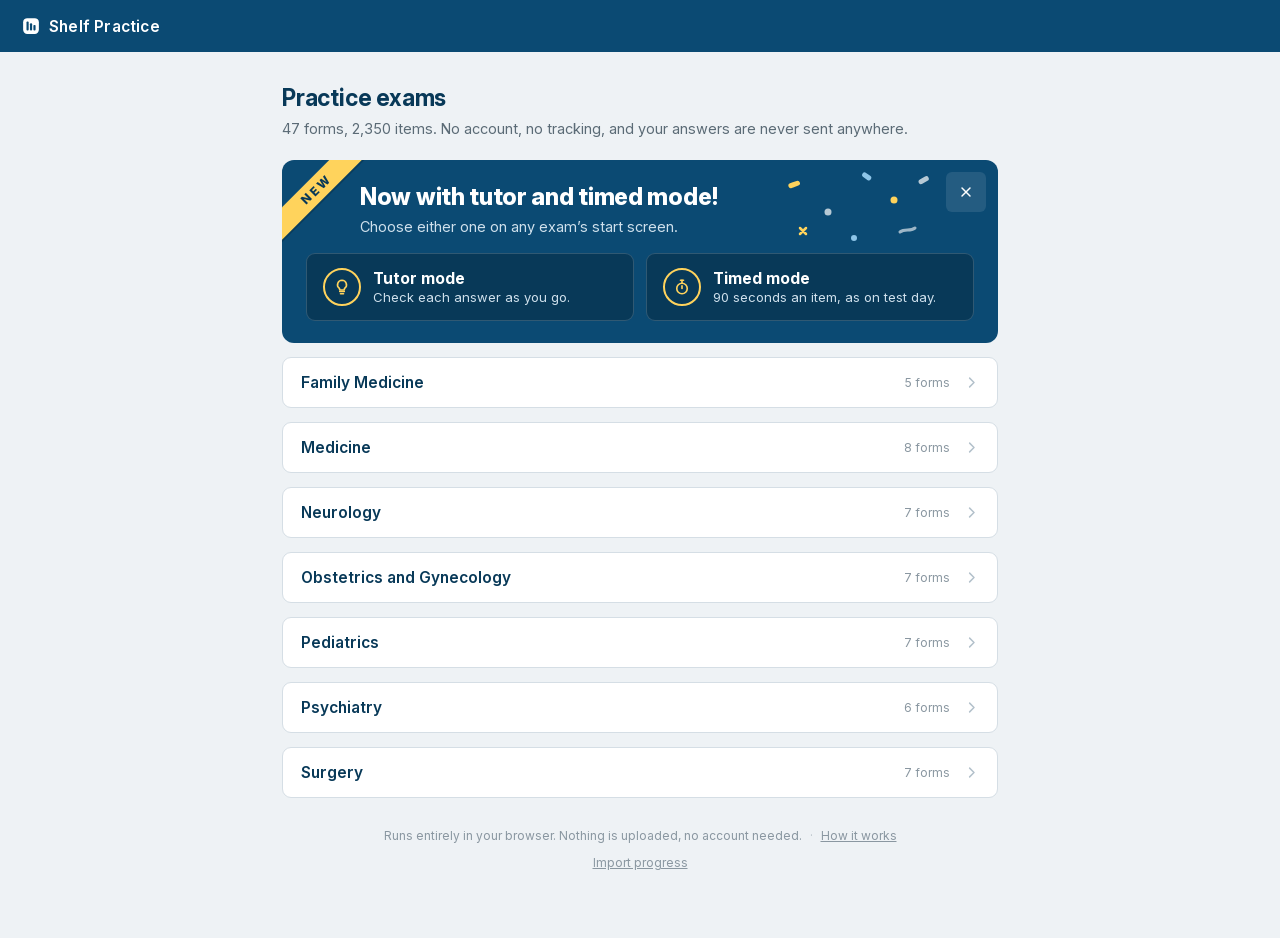
<file: index.html>
<!DOCTYPE html>
<html lang="en">
<head>
<meta charset="UTF-8">
<meta name="viewport" content="width=device-width, initial-scale=1">
<!-- Passed between people who already know what this is, so it has no reason to
     be in anyone's search results. One line to delete if that ever changes. -->
<meta name="robots" content="noindex, nofollow">
<link rel="icon" href="data:image/svg+xml,%3Csvg xmlns='http://www.w3.org/2000/svg' viewBox='0 0 24 24'%3E%3Crect width='24' height='24' rx='6' fill='%230b4a73'/%3E%3Crect x='5.4' y='5.6' width='3.2' height='12.8' rx='1.3' fill='%23fff'/%3E%3Crect x='10.4' y='8.2' width='3.2' height='10.2' rx='1.3' fill='%23fff'/%3E%3Crect x='15.4' y='10.6' width='3.2' height='7.8' rx='1.3' fill='%23fff'/%3E%3C/svg%3E">
<title>Shelf Practice Exams</title>
<!-- the site font, asked for before the stylesheet that names it so the first
     paint is already in it rather than swapping a moment later -->
<link rel="preload" href="assets/fonts/InterVariable.woff2" as="font" type="font/woff2" crossorigin>
<link rel="stylesheet" href="assets/theme.css">
<link rel="stylesheet" href="assets/transfer.css">
<style>
  body{min-height:100vh;}

  /* The same navy chrome the exam page wears, so moving between the two does
     not feel like two different products. */
  header.topbar{
    background:var(--navy);
    height:52px;
    display:flex;align-items:center;
    padding:0 22px;
  }
  header.topbar :focus-visible{outline-color:#fff;}

  main{max-width:760px;margin:0 auto;padding:32px 22px 56px;}
  h1{margin:0 0 6px;font-size:var(--fs-xl);color:var(--navy-dark);letter-spacing:-.2px;}
  .lede{margin:0;color:var(--muted);font-size:var(--fs-base);line-height:1.55;}

  /* A flat list of every form made the page a scroll rather than a choice, so
     each subject is a panel that opens. The head is a row of the same family as
     the exam rows below it, and the panel is what carries the border. */
  .subject-block{
    background:#fff;
    border:1px solid var(--border);
    border-radius:var(--r-md);
    overflow:hidden;
    margin-top:14px;
  }
  .subject-h{margin:0;font-size:inherit;font-weight:inherit;}
  .subject-head{
    width:100%;
    display:flex;align-items:center;gap:14px;
    padding:15px 18px;
    font:inherit;text-align:left;color:inherit;
    background:none;border:0;cursor:pointer;
    transition:background .12s;
  }
  .subject-head:hover{background:var(--navy-tint);}
  .subject-name{
    flex:1 1 auto;min-width:0;
    overflow:hidden;text-overflow:ellipsis;white-space:nowrap;
    font-size:var(--fs-md);font-weight:600;color:var(--navy-dark);
  }
  .subject-meta{font-size:var(--fs-xs);color:var(--faint);white-space:nowrap;}
  .subject-chev{color:#b3c1cb;flex:none;transition:transform .15s, color .12s;}
  .subject-head:hover .subject-chev{color:var(--navy);}
  .subject-head[aria-expanded="true"] .subject-chev{
    transform:rotate(90deg);color:var(--navy);
  }
  .group{border-top:1px solid var(--divider);}
  .row-wrap + .row-wrap{border-top:1px solid var(--divider);}

  /* An exam row is one link and, when there is progress, one Reset button,
     and a button cannot sit inside a link. So the link holds the name and its
     hit area is stretched over the whole row, and Reset sits above that, beside
     the status it would erase. Start, Resume and Review then always end the
     row at its right edge, under the subject chevrons, whether a row has a
     Reset or not. */
  .exam-row{
    position:relative;
    display:flex;align-items:center;gap:16px;
    padding:15px 18px;
    transition:background .12s;
  }
  .exam-row:hover{background:var(--navy-tint);}
  .exam-row .row-link{flex:1 1 auto;min-width:0;text-decoration:none;color:inherit;}
  .exam-row .row-link::after{content:"";position:absolute;inset:0;}
  .exam-row .row-link:focus-visible{outline:none;}
  .exam-row:has(.row-link:focus-visible){outline:2px solid var(--navy);outline-offset:-2px;}
  .exam-row:hover .row-go svg{color:var(--navy);transform:translateX(2px);}
  .exam-row .row-clear{position:relative;z-index:1;}

  /* Resetting an exam throws away answers, highlights and notes with no undo,
     so the control stays out of the way: it appears only on a row that has
     something to clear, reads as faint metadata until you reach for it, and
     asks before it does anything. */
  .row-clear{
    flex:none;
    margin:0 -4px 0 -8px;
    padding:6px 9px;
    border:0;border-radius:var(--r-xs);
    background:none;
    font-family:inherit;font-size:var(--fs-xs);
    color:var(--faint);
    cursor:pointer;
  }
  .row-clear:hover{background:var(--incorrect-bg);color:var(--incorrect);}
  .row-clear:focus-visible{outline:2px solid var(--navy);outline-offset:1px;}
  .row-form{font-weight:600;color:var(--navy);font-size:var(--fs-md);}
  .row-len{font-size:var(--fs-xs);color:var(--faint);margin-top:2px;}

  /* Status earns a line only when there is one — an untouched exam says
     nothing rather than repeating "Not started" down the whole list. */
  .row-state{font-size:var(--fs-sm);color:var(--muted);white-space:nowrap;}
  .row-state b{color:var(--text);font-weight:600;}
  /* The results screen prints the score in navy, not in the correct-green —
     a percentage is a number, not a verdict, and 42% set in the green that
     means "you got this right" reads as praise. The two screens now agree. */
  .row-state .pct{color:var(--navy-dark);font-weight:600;}

  .row-go{
    display:flex;align-items:center;gap:5px;
    font-size:var(--fs-sm);font-weight:600;color:var(--navy);
    white-space:nowrap;
  }
  .row-go svg{color:#b3c1cb;transition:color .12s, transform .12s;}

  /* What is new. Everything else on this page is a white panel on grey, so
     the notice is the one navy card on it: a yellow ribbon across its corner,
     a scatter of confetti, and a tile for each mode with its icon in a yellow
     ring and its description held to one line, so the ring sits level with
     both lines beside it. It goes for good once dismissed, per browser. */
  .news{
    position:relative;overflow:hidden;
    margin-top:20px;padding:24px 24px 22px;
    background:var(--navy);color:#fff;
    border-radius:var(--r-lg);
    animation:news-in .4s ease-out both;
  }
  @keyframes news-in{
    from{opacity:0;transform:translateY(-6px);}
    to{opacity:1;transform:none;}
  }
  /* the ribbon is a band turned 45 degrees, clipped by the card's corner */
  .news-ribbon{
    position:absolute;left:-46px;top:18px;width:160px;padding:4px 0;
    background:#ffd35c;color:var(--navy-dark);
    text-align:center;
    font-size:var(--fs-xs);font-weight:800;letter-spacing:.14em;text-transform:uppercase;
    transform:rotate(-45deg);
    box-shadow:0 2px 0 rgba(0,0,0,.18);
  }
  /* only in the empty corner beside the close button, clear of the words */
  .news-confetti{position:absolute;right:60px;top:6px;width:160px;height:84px;pointer-events:none;}
  .news-top{position:relative;padding:0 44px 0 54px;}
  .news-head{margin:0;font-size:var(--fs-xl);font-weight:800;line-height:1.2;letter-spacing:-.3px;}
  .news-say{margin:6px 0 0;font-size:var(--fs-base);color:#cfe0ec;}
  .news-feats{
    position:relative;
    list-style:none;margin:18px 0 0;padding:0;
    display:grid;grid-template-columns:repeat(2,minmax(0,1fr));gap:12px;
  }
  .news-feats li{
    display:flex;align-items:center;gap:12px;min-width:0;
    padding:14px 16px;
    background:var(--navy-dark);
    border:1px solid rgba(255,255,255,.16);border-radius:var(--r-md);
  }
  .news-icon{
    flex:none;width:38px;height:38px;
    border:2px solid #ffd35c;border-radius:var(--r-pill);color:#ffd35c;
    display:flex;align-items:center;justify-content:center;
  }
  .news-feat{display:flex;flex-direction:column;gap:1px;min-width:0;}
  .news-feat b{font-size:var(--fs-md);font-weight:700;}
  .news-feat span{font-size:var(--fs-sm);color:#cfe0ec;white-space:nowrap;}
  .news-x{
    position:absolute;top:12px;right:12px;
    width:40px;height:40px;
    display:flex;align-items:center;justify-content:center;
    border:0;border-radius:var(--r-sm);
    background:rgba(255,255,255,.1);color:#fff;cursor:pointer;
    transition:background .12s;
  }
  .news-x:hover{background:rgba(255,255,255,.2);}
  .news-x:focus-visible{outline:2px solid #fff;outline-offset:-2px;}
  h1:focus{outline:none;}

  /* Coming back is the common visit, and the exam you were in the middle of
     is otherwise one click deep inside its subject. So the one you worked on
     last sits above the list, alone: older forms left half done stay in their
     subjects rather than piling up here. It is an open panel of the same make
     as a subject's, a head row and then the very row the subjects use, built
     by the same code, with the subject added to its name and when it was last
     worked under it. */
  .resume-block{
    background:#fff;
    border:1px solid var(--border);
    border-radius:var(--r-md);
    overflow:hidden;
    margin-top:16px;
  }
  .resume-head{
    display:flex;align-items:center;gap:14px;
    padding:9px 12px 9px 18px;
    border-bottom:1px solid var(--divider);
  }
  .resume-h{
    flex:1 1 auto;min-width:0;margin:0;
    font-size:var(--fs-md);font-weight:600;color:var(--navy-dark);
  }
  /* Hides the panel, not the progress: the form stays in its subject, and
     the panel comes back the next time any form is worked on. So it is a
     quiet close, not a destructive button; Reset lives in the subjects. */
  .resume-x{
    flex:none;width:32px;height:32px;
    display:flex;align-items:center;justify-content:center;
    border:0;border-radius:var(--r-sm);
    background:none;color:var(--faint);cursor:pointer;
    transition:background .12s, color .12s;
  }
  .resume-x:hover{background:var(--navy-tint);color:var(--navy);}
  .resume-x:focus-visible{outline:2px solid var(--navy);outline-offset:1px;}

  .foot{margin-top:30px;font-size:var(--fs-xs);color:var(--faint);text-align:center;}
  /* The tour lives here, and only here: always reachable, never in the way
     of the list. */
  .foot a{color:var(--faint);text-decoration:underline;}
  .foot a:hover{color:var(--navy);}
  .foot .sep{margin:0 8px;opacity:.55;}
  /* Export and Import are buttons doing a link's job, so they are dressed as
     the link beside them rather than given a shape of their own. */
  .foot-link{
    font-family:inherit;font-size:inherit;
    background:none;border:0;padding:0;
    color:var(--faint);text-decoration:underline;cursor:pointer;
  }
  .foot-link:hover{color:var(--navy);}
  .foot-tools{margin-top:7px;}
  .empty{
    background:#fff;border:1px solid var(--border);border-radius:var(--r-md);
    padding:20px;color:var(--muted);font-size:var(--fs-base);
  }
  .empty code{background:var(--bg);padding:1px 5px;border-radius:var(--r-xs);}

  /* Every motion on this page is decoration on a hover or a disclosure, so
     there is nothing to keep when someone has asked for less of it. */
  @media (prefers-reduced-motion:reduce){
    *{transition:none !important;}
    /* The open chevron keeps its quarter turn: with the transition gone it is
       a state indicator drawn in one position, not a movement. */
    .exam-row:hover .row-go svg{transform:none;}
    /* the notice simply appears */
    .news{animation:none;}
  }

  /* as the window narrows the confetti goes first, before it can reach the
     words, and then the tiles stack, so each description keeps its one line */
  @media (max-width:860px){
    .news-confetti{display:none;}
  }
  @media (max-width:700px){
    .news-feats{grid-template-columns:1fr;}
  }
  @media (max-width:520px){
    main{padding:24px 14px 40px;}
    .news{padding:20px 16px 18px;}
    .news-top{padding-right:40px;}
    .news-feat span{white-space:normal;}
    .row-go span{display:none;}   /* the chevron carries it on a phone */
    /* A phone has no room for name, status and action side by side: the
       subject's counts and a form's status each drop to a second line under
       the name, rather than squeezing it to "Family Medi..." or "CMS Form / 4". */
    .subject-head{display:grid;grid-template-columns:1fr auto;column-gap:14px;row-gap:2px;}
    .subject-name{white-space:normal;}
    .subject-meta{grid-row:2;grid-column:1;white-space:normal;}
    .subject-chev{grid-row:1 / span 2;grid-column:2;}
    .exam-row{display:grid;grid-template-columns:1fr auto auto;column-gap:12px;row-gap:4px;}
    .exam-row .row-state{grid-row:2;grid-column:1;}
    .exam-row .row-clear{grid-row:1 / span 2;grid-column:2;margin:0;}
    .exam-row .row-go{grid-row:1 / span 2;grid-column:3;}
  }
</style>
</head>
<body>
  <header class="topbar">
    <a class="brand" href="index.html"><svg class="mark" viewBox="0 0 24 24" aria-hidden="true"><rect x="1.5" y="1.5" width="21" height="21" rx="5.5"/><rect class="mark-bar" x="6" y="6" width="2.9" height="12" rx="1.2"/><rect class="mark-bar" x="10.6" y="8.4" width="2.9" height="9.6" rx="1.2"/><rect class="mark-bar" x="15.2" y="10.6" width="2.9" height="7.4" rx="1.2"/></svg><span class="brand-name">Shelf Practice</span></a>
  </header>

  <main>
    <h1 id="pageHead" tabindex="-1">Practice exams</h1>
    <p class="lede" id="lede">No account, no tracking, and your answers are never sent anywhere.</p>

    <!-- Shown until it is dismissed, then never again in this browser. -->
    <section class="news" id="newsBanner" aria-label="What is new" hidden>
      <span class="news-ribbon" aria-hidden="true">New</span>
      <svg class="news-confetti" viewBox="0 0 160 84" aria-hidden="true">
        <rect x="10" y="16" width="12" height="5" rx="2.5" fill="#ffd35c" transform="rotate(-20 16 18)"/>
        <circle cx="50" cy="46" r="3.5" fill="#fff" opacity=".7"/>
        <rect x="84" y="8" width="10" height="5" rx="2.5" fill="#8ec5e8" transform="rotate(35 89 10)"/>
        <circle cx="116" cy="34" r="3.5" fill="#ffd35c"/>
        <path d="M122 66c5-4 10 0 15-4" fill="none" stroke="#fff" stroke-width="3" stroke-linecap="round" opacity=".6"/>
        <rect x="140" y="12" width="11" height="5" rx="2.5" fill="#fff" opacity=".7" transform="rotate(-30 145 14)"/>
        <circle cx="76" cy="72" r="3" fill="#8ec5e8"/>
        <path d="M22 62l6 6M28 62l-6 6" stroke="#ffd35c" stroke-width="2.5" stroke-linecap="round"/>
      </svg>
      <div class="news-top">
        <p class="news-head">Now with tutor and timed mode!</p>
        <p class="news-say">Choose either one on any exam&rsquo;s start screen.</p>
      </div>
      <ul class="news-feats">
        <li><span class="news-icon" aria-hidden="true"><svg width="18" height="18" viewBox="0 0 24 24" fill="none" stroke="currentColor" stroke-width="2.2" stroke-linecap="round" stroke-linejoin="round"><path d="M9 18h6"/><path d="M10 21h4"/><path d="M12 3a6 6 0 0 0-3.8 10.6c.6.6.8 1.3.8 2.4h6c0-1.1.2-1.8.8-2.4A6 6 0 0 0 12 3Z"/></svg></span><span class="news-feat"><b>Tutor mode</b><span>Check each answer as you go.</span></span></li>
        <li><span class="news-icon" aria-hidden="true"><svg width="18" height="18" viewBox="0 0 24 24" fill="none" stroke="currentColor" stroke-width="2.2" stroke-linecap="round" stroke-linejoin="round"><circle cx="12" cy="14" r="7"/><path d="M12 14V10.5"/><path d="M10 3h4"/><path d="M12 3v4"/></svg></span><span class="news-feat"><b>Timed mode</b><span>90 seconds an item, as on test day.</span></span></li>
      </ul>
      <button type="button" class="news-x" id="newsDismiss" aria-label="Dismiss this notice"
              title="Dismiss"><svg width="16" height="16" viewBox="0 0 24 24" fill="none" stroke="currentColor"
              stroke-width="2.2" stroke-linecap="round" aria-hidden="true"><path d="M6 6l12 12M18 6 6 18"/></svg></button>
    </section>

    <section class="resume-block" id="resumeBlock" aria-labelledby="resumeHead" hidden>
      <div class="resume-head">
        <h2 class="resume-h" id="resumeHead">Pick up where you left off</h2>
        <button type="button" class="resume-x" id="resumeDismiss"
                aria-label="Hide this. Your progress stays in its subject."
                title="Hide this. Your progress stays in its subject."><svg width="14" height="14"
                viewBox="0 0 24 24" fill="none" stroke="currentColor" stroke-width="2.4"
                stroke-linecap="round" aria-hidden="true"><path d="M6 6l12 12M18 6 6 18"/></svg></button>
      </div>
      <div id="resumeRows"></div>
    </section>

    <!-- Built from exams/manifest.js — add an exam there, not here. -->
    <div id="examList"></div>

    <p class="foot">Runs entirely in your browser. Nothing is uploaded, no account
      needed.<span class="sep">&middot;</span><a href="walkthrough.html">How it works</a></p>
    <!-- Saved progress lives in this browser and nowhere else, which is the
         point and also the catch: a second device knows nothing about it. These
         two carry it across. Export appears only when there is something to
         export. -->
    <p class="foot foot-tools"><span id="exportWrap" hidden><button type="button"
      class="foot-link" id="exportBtn">Export progress</button><span class="sep">&middot;</span></span><button
      type="button" class="foot-link" id="importBtn">Import progress</button></p>
  </main>

<script src="exams/manifest.js"></script>
<script src="assets/transfer.js"></script>
<script>
  const list  = document.getElementById('examList');
  const exams = window.EXAMS || [];

  if(!exams.length){
    list.innerHTML = '<p class="empty">No exams are registered in '
                   + '<code>exams/manifest.js</code> yet.</p>';
  }

  /* Saved progress is read the way the engine writes it, through
     assets/transfer.js, so a row can say where that exam stands, and Reset
     can forget it, without loading its data.js. */
  const {subjectOf, whenSaid} = SHELF_TRANSFER;
  const progressOf = e => SHELF_TRANSFER.standing(SHELF_TRANSFER.readState(e), e.items);

  function chevron(cls){
    return '<svg class="' + cls + '" width="15" height="15" viewBox="0 0 24 24" '
         + 'fill="none" stroke="currentColor" stroke-width="2.4" stroke-linecap="round" '
         + 'stroke-linejoin="round" aria-hidden="true"><path d="M9 5l7 7-7 7"/></svg>';
  }
  const CHEV = chevron('');

  /* How a block was worked, where it was not the default: tutor mode, the
     real form's clock, or both. A tutor-mode score was earned with each
     answer shown as it went in, so it is named as one wherever it appears
     beside a score that was not. */
  function tags(p){
    return (p.tutor ? ' · tutor' : '') + (p.timed ? ' · timed' : '');
  }

  /* One exam's row. The resume panel asks for the same row with the subject
     in its name, since it mixes subjects, and when it was last worked in
     place of the question count. */
  function row(e, opts){
    const resume = !!(opts && opts.resume);
    const p = progressOf(e);
    let state = '', cta = 'Start';
    if(p.kind === 'done'){
      state = '<div class="row-state"><span class="pct">' + p.pct + '%</span> · '
            + p.correct + ' of ' + p.total + ' correct' + tags(p) + '</div>';
      cta = 'Review';
    }else if(p.kind === 'going'){
      // begun, but nothing answered yet: "0 of 50 answered" reads as a fault
      state = '<div class="row-state">'
            + (p.answered ? '<b>' + p.answered + '</b> of ' + p.total + ' answered' : 'Started')
            + tags(p) + '</div>';
      cta = 'Resume';
    }

    const wrap = document.createElement('div');
    wrap.className = 'row-wrap exam-row';
    const a = document.createElement('a');
    a.className = 'row-link';
    a.href = 'exam.html?exam=' + encodeURIComponent(e.slug);
    const name = resume ? subjectOf(e) + (e.label ? ' · ' + e.label : '') : (e.label || e.title);
    const last = resume ? whenSaid(p.savedAt) : '';
    a.innerHTML =
      '<div class="row-form">' + name + '</div>' +
      '<div class="row-len">' + (last ? 'Last worked on ' + last
        : (e.items ? e.items + ' questions' : 'Practice block')) + '</div>';
    // the link's own text is only the form, so a reader gets the rest here
    const stateText = state.replace(/<[^>]+>/g, '');
    a.setAttribute('aria-label', [cta, e.title, e.label, stateText].filter(Boolean).join(', '));
    wrap.append(a);
    if(state) wrap.insertAdjacentHTML('beforeend', state);

    /* An exam you have never opened has nothing to clear, so it gets no
       button. Restarting from inside the exam wipes the answers but leaves the
       exam started; this is the way back to a clean slate. */
    if(p.kind !== 'new' && !resume){
      const clear = document.createElement('button');
      clear.type = 'button';
      clear.className = 'row-clear';
      /* "Clear" left open what it cleared, and on the resume panel it read
         as clearing the row from the panel. "Reset" is the question banks'
         word for erasing progress, and the question names the form in full,
         since every subject has a Form 4. */
      const full = subjectOf(e) + (e.label ? ' ' + e.label : '');
      clear.textContent = 'Reset';
      clear.title = 'Erase your progress on this form and start it fresh';
      clear.setAttribute('aria-label', 'Reset ' + full + ', erasing its progress');
      clear.addEventListener('click', () => {
        const what = p.kind === 'done'
          ? 'your score, your answers'
          : 'your answers';
        if(!confirm('Reset ' + full + '?\n\n'
                  + 'This erases ' + what + ', notes and highlights, and puts the '
                  + 'form back to Start. It cannot be undone.')) return;
        forget(e);
        renderList();
      });
      wrap.append(clear);
    }
    wrap.insertAdjacentHTML('beforeend',
      '<div class="row-go" aria-hidden="true"><span>' + cta + '</span>' + CHEV + '</div>');
    return wrap;
  }

  /* Remove every trace of one exam: the saved state the row reads, and the
     per-tab flag that lets a reload skip the start screen. */
  function forget(e){
    try{ localStorage.removeItem(SHELF_TRANSFER.stateKey(e)); }catch(err){}
    try{ sessionStorage.removeItem(SHELF_TRANSFER.sessionKey(e)); }catch(err){}
  }

  /* Sibling forms of one exam share a title — every surgery form is called
     "Surgery Practice Exam" — so the page groups by subject and lets each row
     lead with what distinguishes it: the form label. Under a page called
     Practice exams, the heading only needs the subject. */
  /* The list reads in a fixed order rather than in whatever order the manifest
     happens to be written in. Subjects run alphabetically, since a subject is
     something you go looking for by name. Forms run newest first, since a
     higher form number is the more recent paper and the one most people want:
     the newest form of each subject is the first row under its head. The
     collator counts digits as numbers, so Form 10 sorts above Form 9 rather
     than beside Form 1. */
  const byName = new Intl.Collator(undefined, {numeric: true, sensitivity: 'base'});
  const collected = new Map();
  exams.forEach(e => {
    const subject = subjectOf(e);
    if(!collected.has(subject)) collected.set(subject, []);
    collected.get(subject).push(e);
  });
  const groups = new Map(
    Array.from(collected.entries())
      .sort((a, b) => byName.compare(a[0], b[0]))
      .map(([subject, members]) => [
        subject,
        members.slice().sort((a, b) => byName.compare(b.label || b.title, a.label || a.title))
      ])
  );

  /* Which subjects are open is remembered per browser, so the list you came
     back to is the one you left. Nothing is open on a first visit — the point
     of the panels is that the page opens as one row per subject rather than
     one per form. */
  const OPEN_KEY = 'shelf_open_subjects';
  function readOpen(){
    try{ return new Set(JSON.parse(localStorage.getItem(OPEN_KEY)) || []); }
    catch(err){ return new Set(); }
  }
  function writeOpen(set){
    try{ localStorage.setItem(OPEN_KEY, JSON.stringify(Array.from(set))); }catch(err){}
  }

  /* The head says how much is inside, and — only when there is something to
     say — how much of it you have touched. */
  function summarize(members){
    let done = 0, going = 0;
    members.forEach(e => {
      const kind = progressOf(e).kind;
      if(kind === 'done') done++;
      else if(kind === 'going') going++;
    });
    const bits = [members.length + (members.length === 1 ? ' form' : ' forms')];
    if(going) bits.push(going + ' in progress');
    if(done) bits.push(done + ' scored');
    return bits.join(' · ');
  }

  /* Rebuilt from scratch after a row is cleared, so the row, its subject
     summary and the panel that holds it all agree again. Which panels are
     open is read back from storage, so nothing closes under you. */
  function renderList(){
    list.innerHTML = '';
    placeNews();
    placeTransfer();
    placeResume();
    const open = readOpen();

    groups.forEach((members, subject) => {
      const box = document.createElement('div');
      box.className = 'group';
      box.id = 'subject-' + subject.toLowerCase().replace(/[^a-z0-9]+/g, '-');
      members.forEach(e => box.append(row(e)));

      const head = document.createElement('button');
      head.type = 'button';
      head.className = 'subject-head';
      head.setAttribute('aria-controls', box.id);
      const name = document.createElement('span');
      name.className = 'subject-name';
      name.textContent = subject;
      const meta = document.createElement('span');
      meta.className = 'subject-meta';
      meta.textContent = summarize(members);
      head.append(name, meta);
      head.insertAdjacentHTML('beforeend', chevron('subject-chev'));

      function setOpen(isOpen){
        head.setAttribute('aria-expanded', isOpen ? 'true' : 'false');
        box.hidden = !isOpen;
      }
      setOpen(open.has(subject));

      head.addEventListener('click', () => {
        const next = head.getAttribute('aria-expanded') !== 'true';
        setOpen(next);
        if(next) open.add(subject); else open.delete(subject);
        writeOpen(open);
      });

      /* A screen reader gets seven subjects to jump between rather than one
         undifferentiated run of buttons. The h2 carries no styling of its
         own — the button inside it is still what is drawn. */
      const heading = document.createElement('h2');
      heading.className = 'subject-h';
      heading.append(head);

      const block = document.createElement('section');
      block.className = 'subject-block';
      block.setAttribute('aria-label', subject);
      block.append(heading, box);
      list.append(block);
    });
  }
  /* What there is comes before how it behaves, and it is counted from the
     manifest rather than typed into the page, so adding a form updates the
     sentence instead of quietly falsifying it. */
  function describeShelf(){
    if(!exams.length) return;
    const PRIVACY = 'No account, no tracking, and your answers are never sent anywhere.';
    const items = exams.reduce((n, e) => n + (e.items || 0), 0);
    const forms = exams.length + (exams.length === 1 ? ' form' : ' forms');
    document.getElementById('lede').textContent =
      items
        ? forms.charAt(0).toUpperCase() + forms.slice(1) + ', '
          + items.toLocaleString() + ' items. ' + PRIVACY
        : PRIVACY;
  }

  /* The form worked on last, if it is still under way and has not been
     hidden since. "Last" means across every form, finished ones included: if
     the last thing you did was finish a form, there is nothing to pick up,
     and an older half-done one does not step in. Hiding it is remembered
     against when it was last saved, so the next time any form is worked on,
     the panel is back with that one. */
  const RESUME_KEY = 'shelf_resume_hidden';
  function readHidden(){
    try{ return JSON.parse(localStorage.getItem(RESUME_KEY)) || null; }catch(err){ return null; }
  }
  function latestWorked(){
    return exams
      .map(e => ({e, p: progressOf(e)}))
      .filter(x => x.p.kind !== 'new')
      .sort((a, b) => (b.p.savedAt || 0) - (a.p.savedAt || 0))[0] || null;
  }
  function placeResume(){
    const last = latestWorked();
    const hidden = readHidden();
    const show = !!last && last.p.kind === 'going' &&
      !(hidden && hidden.slug === last.e.slug && hidden.savedAt >= (last.p.savedAt || 0));
    const block = document.getElementById('resumeBlock');
    const rows = document.getElementById('resumeRows');
    rows.innerHTML = '';
    block.hidden = !show;
    if(show) rows.append(row(last.e, {resume: true}));
  }
  document.getElementById('resumeDismiss').addEventListener('click', () => {
    const last = latestWorked();
    if(last){
      try{
        localStorage.setItem(RESUME_KEY,
          JSON.stringify({slug: last.e.slug, savedAt: last.p.savedAt || 0}));
      }catch(err){}
    }
    renderList();
    // the button is gone, so focus goes to the page heading above it
    document.getElementById('pageHead').focus();
  });
  /* The notice of what is new. Dismissing it is remembered under its own key,
     a preference like the open subjects, so it outlives any exam's progress
     and is not carried by Export. A browser that will not store it simply
     shows the notice again next time. The key names this notice, so a later
     one can take a new key and show to everyone again. */
  const NEWS_KEY = 'shelf_news_dismissed_modes';
  function placeNews(){
    let gone = false;
    try{ gone = localStorage.getItem(NEWS_KEY) === '1'; }catch(err){}
    document.getElementById('newsBanner').hidden = gone;
  }
  document.getElementById('newsDismiss').addEventListener('click', () => {
    try{ localStorage.setItem(NEWS_KEY, '1'); }catch(err){}
    document.getElementById('newsBanner').hidden = true;
    // the button is gone, so focus goes to the heading just above where it was
    document.getElementById('pageHead').focus();
  });

  /* ---------- carrying progress to another browser ---------- */

  /* The file is meant to survive being looked at: it opens with what is in it,
     in the words the list uses, and the block a machine reads comes after. */
  function exportText(started){
    const stamp = new Date();
    const lines = ['ShelfPractice saved progress',
                   'Exported ' + stamp.toISOString().slice(0, 10), ''];
    started.forEach(e => {
      const p = progressOf(e);
      const where = p.kind === 'done'
        ? 'scored ' + p.pct + '%, ' + p.correct + ' of ' + p.total + ' correct'
        : p.answered + ' of ' + (e.items || '?') + ' answered';
      const mode = (p.tutor ? ', tutor mode' : '') + (p.timed ? ', timed' : '');
      lines.push('  ' + (e.title + (e.label ? ' ' + e.label : '')) + ' - ' + where + mode);
    });
    lines.push('', 'To load this into another browser, open the exam list there and',
                   'choose Import progress at the foot of the page.');
    return lines.join('\n') + SHELF_TRANSFER.wrap(SHELF_TRANSFER.payload(started));
  }

  function startedExams(){
    return exams.filter(e => progressOf(e).kind !== 'new');
  }

  function placeTransfer(){
    document.getElementById('exportWrap').hidden = !startedExams().length;
  }

  document.getElementById('exportBtn').addEventListener('click', () => {
    const started = startedExams();
    if(!started.length) return;
    SHELF_TRANSFER.download(
      'shelfpractice-progress-' + new Date().toISOString().slice(0, 10) + '.txt',
      exportText(started));
  });

  document.getElementById('importBtn').addEventListener('click', () => {
    SHELF_TRANSFER.pick((text, name) => {
      SHELF_TRANSFER.importFrom(text == null ? '' : text, exams, () => renderList(), name);
    });
  });

  /* Another tab of this site can change what is saved — most obviously by
     importing into it — and the storage event fires only in the tabs that did
     not do the writing, which is exactly the set that is now out of date. */
  window.addEventListener('storage', () => renderList());
  /* Back from an exam can bring this page out of the browser's back-forward
     cache as it was, with no load and no storage event, so the rows would
     still show the progress from before the exam was opened. */
  window.addEventListener('pageshow', (ev) => { if(ev.persisted) renderList(); });

  if(exams.length){
    describeShelf();
    renderList();
  }
</script>
</body>
</html>
</file>
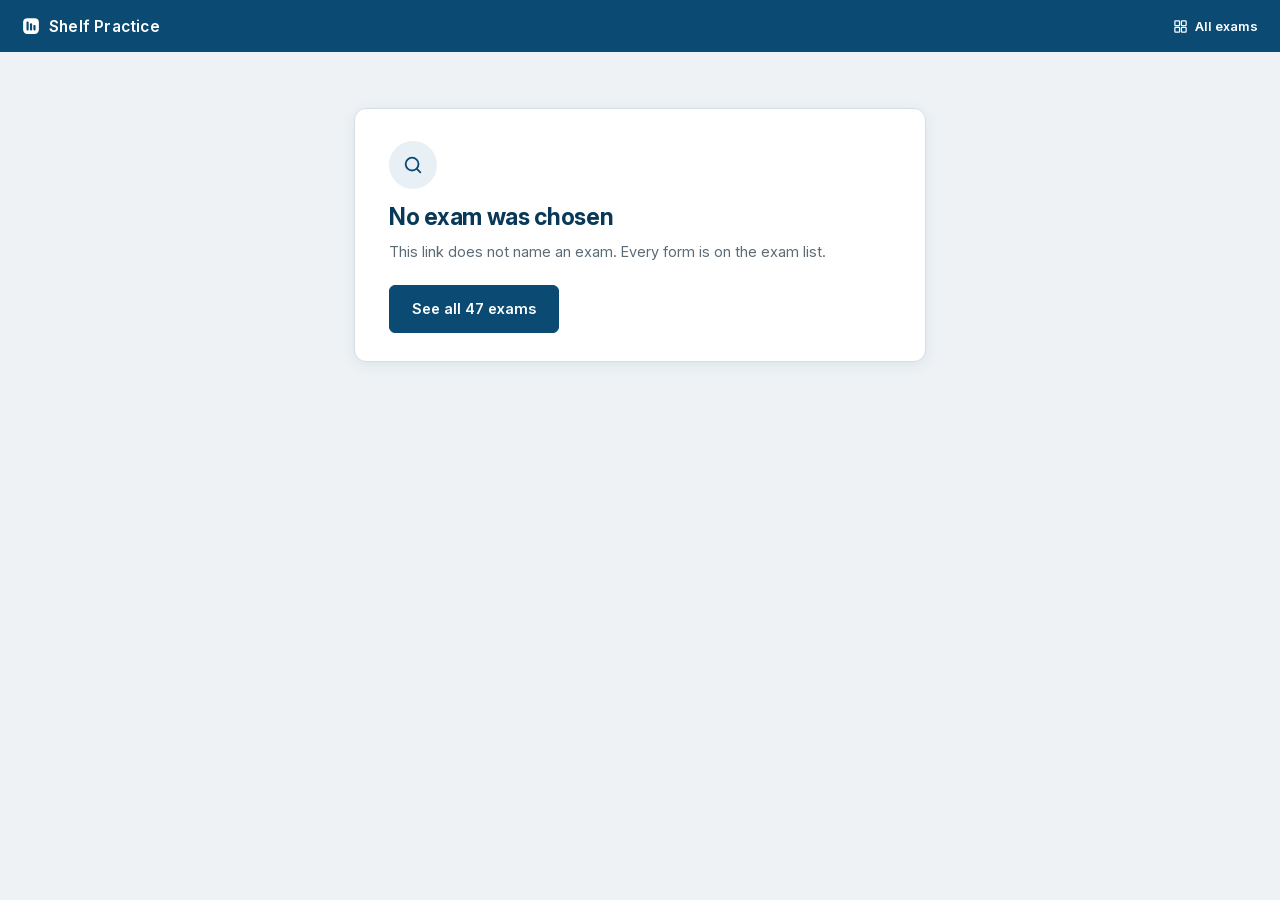
<file: exam.html>
<!DOCTYPE html>
<html lang="en">
<head>
<meta charset="UTF-8">
<meta name="viewport" content="width=device-width, initial-scale=1">
<!-- Passed between people who already know what this is, so it has no reason to
     be in anyone's search results. One line to delete if that ever changes. -->
<meta name="robots" content="noindex, nofollow">
<link rel="icon" href="data:image/svg+xml,%3Csvg xmlns='http://www.w3.org/2000/svg' viewBox='0 0 24 24'%3E%3Crect width='24' height='24' rx='6' fill='%230b4a73'/%3E%3Crect x='5.4' y='5.6' width='3.2' height='12.8' rx='1.3' fill='%23fff'/%3E%3Crect x='10.4' y='8.2' width='3.2' height='10.2' rx='1.3' fill='%23fff'/%3E%3Crect x='15.4' y='10.6' width='3.2' height='7.8' rx='1.3' fill='%23fff'/%3E%3C/svg%3E">
<title>Practice Exam</title>
<!-- the site font, asked for before the stylesheet that names it so the first
     paint is already in it rather than swapping a moment later -->
<link rel="preload" href="assets/fonts/InterVariable.woff2" as="font" type="font/woff2" crossorigin>
<link rel="stylesheet" href="assets/theme.css">
<link rel="stylesheet" href="assets/exam.css">
<link rel="stylesheet" href="assets/labvalues.css">
<link rel="stylesheet" href="assets/transfer.css">
</head>
<body>

<!-- Loading, and the two ways it can fail. The shell below reads the manifest
     before anything else, so the exam's name and form are on screen from the
     first frame and only the questions are still on their way. The page is the
     same light one the start screen is, so loading into it is not a flash of
     navy followed by something else. -->
<div class="start-page" id="loadingScreen">
  <header class="start-bar">
    <a class="brand" href="index.html" title="All practice exams"><svg class="mark" viewBox="0 0 24 24" aria-hidden="true"><rect x="1.5" y="1.5" width="21" height="21" rx="5.5"/><rect class="mark-bar" x="6" y="6" width="2.9" height="12" rx="1.2"/><rect class="mark-bar" x="10.6" y="8.4" width="2.9" height="9.6" rx="1.2"/><rect class="mark-bar" x="15.2" y="10.6" width="2.9" height="7.4" rx="1.2"/></svg><span class="brand-name">Shelf Practice</span></a>
    <a class="bar-link" href="index.html"><svg width="15" height="15" viewBox="0 0 24 24" fill="none" stroke="currentColor" stroke-width="2" stroke-linecap="round" stroke-linejoin="round" aria-hidden="true"><rect x="3" y="3" width="7.5" height="7.5" rx="1"/><rect x="13.5" y="3" width="7.5" height="7.5" rx="1"/><rect x="3" y="13.5" width="7.5" height="7.5" rx="1"/><rect x="13.5" y="13.5" width="7.5" height="7.5" rx="1"/></svg><span>All exams</span></a>
  </header>
  <main class="start-wrap" id="bootWrap">
    <section class="start-card" id="bootCard" aria-busy="true" aria-labelledby="bootName">
      <div class="start-chips"><span class="form-chip" id="bootLabel" hidden></span></div>
      <h1 id="bootName">Loading the exam</h1>
      <p class="sub" id="bootSub" hidden></p>
      <div class="boot-status" role="status">
        <p id="loadingText">Loading&hellip;</p>
        <div class="boot-track"><div class="boot-fill"></div></div>
      </div>
      <div class="boot-skel" aria-hidden="true">
        <div class="skel-row three"><span></span><span></span><span></span></div>
        <span class="skel-line"></span>
        <div class="skel-row two"><span></span><span></span></div>
        <span class="skel-btn"></span>
      </div>
    </section>
    <aside class="start-side" id="bootSide" aria-hidden="true">
      <div class="side-card skel-card"><span class="skel-line short"></span><span class="skel-line"></span><span class="skel-line"></span><span class="skel-line"></span><span class="skel-line part"></span></div>
    </aside>

    <!-- What a link that names no exam, or one whose questions would not load,
         gets instead: what went wrong in a sentence, the nearest forms, and a
         way out that is not the browser's Back button. -->
    <section class="start-card msg-card" id="missCard" aria-labelledby="missHead" hidden>
      <div class="msg-icon"><svg width="22" height="22" viewBox="0 0 24 24" fill="none" stroke="currentColor" stroke-width="2" stroke-linecap="round" stroke-linejoin="round" aria-hidden="true"><circle cx="11" cy="11" r="7"/><path d="M20 20l-3.5-3.5"/></svg></div>
      <h1 id="missHead"></h1>
      <p class="msg-say" id="missSay"></p>
      <div id="missMatches" hidden>
        <h2 class="side-h">Closest matches</h2>
        <ul class="match-list" id="missList"></ul>
      </div>
      <div class="msg-actions">
        <button type="button" class="btn" id="missRetry" hidden>Try again</button>
        <a class="btn" id="missAll" href="index.html">See all exams</a>
      </div>
    </section>
  </main>
</div>

<div class="splash" id="pauseScreen" style="display:none">
  <div class="pause-card">
    <div class="pause-icon"><svg width="24" height="24" viewBox="0 0 24 24" fill="currentColor" aria-hidden="true"><rect x="6" y="4" width="4" height="16" rx="1"/><rect x="14" y="4" width="4" height="16" rx="1"/></svg></div>
    <h1>Exam paused</h1>
    <div class="pause-where" id="pauseWhere"></div>
    <div class="pause-bar" id="pauseBar" role="img"><div class="pause-fill" id="pauseFill"></div></div>
    <div class="pause-stats">
      <div><b id="pausedAnswered">0 / 0</b><span>answered</span></div>
      <div><b id="pausedElapsed">00:00:00</b><span id="pausedElapsedLabel">elapsed</span></div>
      <div id="pausedPaceWrap"><b id="pausedPace">0:00</b><span id="pausedPaceLabel">per item</span></div>
    </div>
    <button class="btn" id="resumeExamBtn"><span>Resume exam</span><kbd>Esc</kbd></button>
    <p class="pause-say">The clock is stopped and the question stays hidden until you resume.</p>
    <button type="button" class="text-link pause-timer-off" id="pauseTimerOffBtn" hidden>Turn off the timer for the rest of this block</button>
    <div class="pause-foot"><a href="index.html">Back to the exam list</a><span aria-hidden="true">&middot;</span><span>Progress is saved</span></div>
  </div>
</div>

<!-- A timed block at zero. The clock is stopped and the question hidden until
     one of the two is chosen: end there, as the real form does, or carry on
     without the timer. -->
<div class="splash" id="timeUpScreen" style="display:none" role="dialog" aria-modal="true"
     aria-labelledby="timeUpHead" aria-describedby="timeUpSay">
  <div class="pause-card time-card">
    <div class="pause-icon time-icon"><svg width="24" height="24" viewBox="0 0 24 24" fill="none" stroke="currentColor" stroke-width="2.2" stroke-linecap="round" stroke-linejoin="round" aria-hidden="true"><circle cx="12" cy="14" r="7"/><path d="M12 14V10.5"/><path d="M10 3h4"/><path d="M12 3v4"/></svg></div>
    <h1 id="timeUpHead" tabindex="-1">Time is up</h1>
    <div class="pause-where">The <span id="timeUpLimit"></span> limit has run out.</div>
    <div class="pause-stats">
      <div><b id="timeUpAnswered">0 / 0</b><span>answered</span></div>
      <div><b id="timeUpMarked">0</b><span>marked</span></div>
    </div>
    <p class="time-say" id="timeUpSay">On test day the block would end here. You can end it now and see
      your score, or keep going without the timer.</p>
    <div class="time-actions">
      <button type="button" class="btn" id="timeEndBtn">End and see my score</button>
      <button type="button" class="btn secondary" id="timeKeepBtn">Keep going, untimed</button>
    </div>
    <p class="pause-say">If you keep going, your results will show where you stood when time
      ran out as well as your final score.</p>
  </div>
</div>

<!-- The start screen, in one of three states: a fresh block (what it is, and
     the two choices fixed for the attempt), a block under way (where it stands
     and how the pace is going), or a scored one (the score, and the way into
     what was missed). assets/exam.js picks the state; the side column lists
     the other forms of the subject and the controls, in every state. -->
<div class="start-page" id="startScreen" style="display:none">
  <header class="start-bar">
    <a class="brand" href="index.html" title="All practice exams"><svg class="mark" viewBox="0 0 24 24" aria-hidden="true"><rect x="1.5" y="1.5" width="21" height="21" rx="5.5"/><rect class="mark-bar" x="6" y="6" width="2.9" height="12" rx="1.2"/><rect class="mark-bar" x="10.6" y="8.4" width="2.9" height="9.6" rx="1.2"/><rect class="mark-bar" x="15.2" y="10.6" width="2.9" height="7.4" rx="1.2"/></svg><span class="brand-name">Shelf Practice</span></a>
    <a class="bar-link" href="index.html"><svg width="15" height="15" viewBox="0 0 24 24" fill="none" stroke="currentColor" stroke-width="2" stroke-linecap="round" stroke-linejoin="round" aria-hidden="true"><rect x="3" y="3" width="7.5" height="7.5" rx="1"/><rect x="13.5" y="3" width="7.5" height="7.5" rx="1"/><rect x="3" y="13.5" width="7.5" height="7.5" rx="1"/><rect x="13.5" y="13.5" width="7.5" height="7.5" rx="1"/></svg><span>All exams</span></a>
  </header>

  <main class="start-wrap">
    <section class="start-card" aria-labelledby="examName">
      <div class="start-chips">
        <span class="form-chip" id="examLabel" hidden></span>
        <span class="start-note" id="examNote"></span>
      </div>
      <h1 id="examName"></h1>
      <p class="sub" id="examSub"></p>
      <p class="start-notice" id="examNotice" role="note" hidden></p>

      <div id="freshBlock" hidden>
        <dl class="start-facts">
          <div><dt>Questions</dt><dd class="fact-big" id="factItems"></dd><dd>in one block</dd></div>
          <div><dt>Shelf pace</dt><dd class="fact-big">90 s</dd><dd id="factPace"></dd></div>
          <div><dt>Saving</dt><dd class="fact-big">Automatic</dd><dd>close the tab any time</dd></div>
        </dl>

        <!-- How the block shows its answers, and whether it runs against a
             clock. Both are offered only on a fresh start: they are fixed for
             the attempt, and Start over offers them again. A timed block can
             still turn its timer off partway, but not back on. -->
        <fieldset class="mode-pick">
          <legend>When to see the answers</legend>
          <div class="pick-grid">
            <label class="mode-opt">
              <input type="radio" name="mode" value="exam">
              <span class="mode-text"><span class="mode-name">Exam mode</span>
                <span class="mode-say">Work the whole block, then see every answer and explanation when you end it. Closest to test day.</span></span>
            </label>
            <label class="mode-opt">
              <input type="radio" name="mode" value="tutor">
              <span class="mode-text"><span class="mode-name">Tutor mode</span>
                <span class="mode-say">Check each answer as you go and read its explanation before moving on. Best while learning a topic.</span></span>
            </label>
          </div>
        </fieldset>
        <fieldset class="mode-pick">
          <legend>Clock</legend>
          <div class="pick-grid">
            <label class="mode-opt clock-opt">
              <input type="radio" name="clock" value="untimed">
              <span class="mode-name">Untimed</span><span class="mode-say">counts up</span>
            </label>
            <label class="mode-opt clock-opt">
              <input type="radio" name="clock" value="timed">
              <span class="mode-name" id="timedName">Timed</span><span class="mode-say">counts down</span>
            </label>
          </div>
          <p class="clock-note" id="clockNote"></p>
        </fieldset>

        <div class="start-actions">
          <button class="btn" id="beginBtn"><span id="beginLabel">Begin exam</span><kbd>Enter</kbd></button>
        </div>
      </div>

      <div class="start-status" id="progressBlock" hidden>
        <div class="status-head">
          <p class="status-big" id="resumeCount"></p>
          <p class="status-mode"><span id="resumeMode"></span><button type="button"
             class="text-link status-act" id="startTimerOffBtn" hidden>Turn off timer</button></p>
        </div>
        <div class="status-track" id="resumeTrack" role="img"><div class="status-fill" id="resumeFill"></div></div>
        <dl class="status-figs">
          <div><dt>Next up</dt><dd id="figNext"></dd></div>
          <div><dt>Marked</dt><dd id="figMarked"></dd></div>
          <div><dt id="figTimeLabel">Elapsed</dt><dd id="figTime"></dd></div>
          <div id="figPaceWrap"><dt>Pace</dt><dd><span id="figPace"></span> <small id="figPaceUnit">per item</small></dd></div>
        </dl>
        <p class="status-note" id="paceNote"></p>
      </div>

      <div class="start-status" id="scoreBlock" hidden>
        <div class="status-head">
          <p class="score-line"><b class="score-big" id="startPct"></b><span class="score-frac" id="startFrac"></span></p>
          <p class="status-mode" id="scoreMeta"></p>
        </div>
        <div class="split-bar" id="splitBar" role="img">
          <span class="seg-c" id="segC"></span><span class="seg-x" id="segX"></span><span class="seg-u" id="segU"></span>
        </div>
        <ul class="split-key">
          <li><span class="key-dot seg-c"></span><b id="keyC"></b> correct</li>
          <li><span class="key-dot seg-x"></span><b id="keyX"></b> incorrect</li>
          <li><span class="key-dot seg-u"></span><b id="keyU"></b> unanswered</li>
        </ul>
      </div>

      <div class="start-actions" id="resumeRow" hidden>
        <button class="btn" id="resumeBtn"><span id="resumeLabel">Resume</span><kbd>Enter</kbd></button>
        <button type="button" class="btn secondary" id="startMarkedBtn" hidden><svg width="15" height="15" viewBox="0 0 24 24" fill="none" stroke="currentColor" stroke-width="2" stroke-linecap="round" stroke-linejoin="round" aria-hidden="true"><path d="M4 21V4"/><path d="M4 4h13l-2.5 4L17 12H4"/></svg><span id="startMarkedLabel"></span></button>
        <button type="button" class="btn secondary" id="startMissedBtn" hidden></button>
        <button type="button" class="text-link start-over" id="startOverBtn" title="Clears your answers, highlights, notes and score">Start over</button>
      </div>

      <div class="start-foot">
        <span id="startFootText"></span>
        <button type="button" class="text-link" id="startImportBtn">Import progress from another browser</button>
        <button type="button" class="text-link" id="startDownloadBtn" hidden
                title="A readable report, and the progress itself so another browser can take it back">Download results</button>
      </div>
    </section>

    <aside class="start-side">
      <section class="side-card next-card" id="nextCard" aria-labelledby="nextHead" hidden>
        <h2 class="side-h" id="nextHead">Next up</h2>
        <p class="next-say" id="nextSay"></p>
        <a class="btn next-go" id="nextGo" href="index.html"><span id="nextGoLabel"></span><svg width="14" height="14" viewBox="0 0 24 24" fill="none" stroke="currentColor" stroke-width="2.4" stroke-linecap="round" stroke-linejoin="round" aria-hidden="true"><path d="M9 5l7 7-7 7"/></svg></a>
      </section>

      <section class="side-card" id="formsCard" aria-labelledby="formsHead" hidden>
        <h2 class="side-h side-h-rule" id="formsHead"></h2>
        <ul class="form-list" id="formList"></ul>
      </section>

      <!-- Open for a first visit, folded once a block is under way. A touch
           screen has no keys to press and no right button, so it gets its own
           table rather than a list of shortcuts it cannot use. -->
      <details class="side-card side-help" id="startHelp">
        <summary><span class="side-h">Controls</span></summary>
        <table class="keys-table keys-desk">
          <tbody>
            <tr><th scope="row">Answer</th><td><kbd>A</kbd> to <kbd>E</kbd>, or click</td></tr>
            <tr><th scope="row">Cross out a choice</th><td>right-click, or <span class="ab-tab">ab</span><span class="sr-only"> tab</span></td></tr>
            <tr><th scope="row">Highlight</th><td>drag over the text</td></tr>
            <tr><th scope="row">Previous, next</th><td><kbd>&#8592;</kbd> <kbd>&#8594;</kbd></td></tr>
            <tr><th scope="row">Mark for review</th><td><kbd>M</kbd></td></tr>
            <tr><th scope="row">Note on this item</th><td><kbd>N</kbd></td></tr>
            <tr><th scope="row">Text size</th><td><kbd>&minus;</kbd> <kbd>+</kbd></td></tr>
            <tr><th scope="row">Pause the clock</th><td><kbd>Esc</kbd></td></tr>
            <tr><th scope="row">Check answer (tutor)</th><td><kbd>Enter</kbd></td></tr>
          </tbody>
        </table>
        <table class="keys-table keys-touch">
          <tbody>
            <tr><th scope="row">Answer</th><td>tap a choice</td></tr>
            <tr><th scope="row">Cross out a choice</th><td>tap its <span class="ab-tab">ab</span><span class="sr-only"> tab</span></td></tr>
            <tr><th scope="row">Mark for review</th><td>tick its box</td></tr>
            <tr><th scope="row">Notes, Pause, Review</th><td>in the toolbar</td></tr>
            <tr><th scope="row">Check answer (tutor)</th><td>below the choices</td></tr>
          </tbody>
        </table>
        <p class="side-foot"><b>Lab Values</b> in the toolbar keeps reference ranges open beside the question.</p>
      </details>
    </aside>
  </main>
</div>

<div id="app">

  <header class="topbar">
    <div class="topbar-left">
      <a class="brand" href="index.html" title="All practice exams"><svg class="mark" viewBox="0 0 24 24" aria-hidden="true"><rect x="1.5" y="1.5" width="21" height="21" rx="5.5"/><rect class="mark-bar" x="6" y="6" width="2.9" height="12" rx="1.2"/><rect class="mark-bar" x="10.6" y="8.4" width="2.9" height="9.6" rx="1.2"/><rect class="mark-bar" x="15.2" y="10.6" width="2.9" height="7.4" rx="1.2"/></svg><span class="brand-name">Shelf Practice</span></a>
      <div class="item-box">Item <span id="curItem">1</span> of <span id="totalItems"></span></div>
      <div class="exam-title" id="examTitleBar"></div>
      <span class="form-tag" id="examFormTag" style="display:none"></span>
    </div>
    <div class="topbar-center">
      <button class="nav-btn" id="prevBtn" title="Previous item (&#8592;)">
        <span class="nav-circle"><svg width="15" height="15" viewBox="0 0 24 24" fill="none" stroke="currentColor" stroke-width="2.4" stroke-linecap="round" stroke-linejoin="round" aria-hidden="true"><path d="M19 12H5"/><path d="M11 6l-6 6 6 6"/></svg></span>
        Previous
      </button>
      <div class="counter"><span id="curItem2">1</span> / <span id="totalItems2"></span></div>
      <button class="nav-btn" id="nextBtn" title="Next item (&#8594;)">
        <span class="nav-circle"><svg width="15" height="15" viewBox="0 0 24 24" fill="none" stroke="currentColor" stroke-width="2.4" stroke-linecap="round" stroke-linejoin="round" aria-hidden="true"><path d="M5 12h14"/><path d="M13 6l6 6-6 6"/></svg></span>
        <span id="nextBtnLabel">Next</span>
      </button>
    </div>
    <div class="topbar-right">
      <button type="button" class="tb-item" id="labValuesBtn" aria-expanded="false" title="Reference ranges beside the question">
        <svg width="17" height="17" viewBox="0 0 24 24" fill="none" stroke="currentColor" stroke-width="2" stroke-linecap="round" stroke-linejoin="round" aria-hidden="true"><path d="M9 3h6M10 3v6l-5.6 9.6A2 2 0 0 0 6.1 21h11.8a2 2 0 0 0 1.7-2.4L14 9V3"/><path d="M7.2 15.5h9.6"/></svg>
        <span>Lab Values</span>
      </button>
      <button type="button" class="tb-item" id="notesBtn" aria-expanded="false" title="Write a note about this item (N)">
        <svg width="17" height="17" viewBox="0 0 24 24" fill="none" stroke="currentColor" stroke-width="2" stroke-linecap="round" stroke-linejoin="round" aria-hidden="true"><path d="M5 3h9l5 5v13a1 1 0 0 1-1 1H5a1 1 0 0 1-1-1V4a1 1 0 0 1 1-1Z"/><path d="M14 3v5h5"/><path d="M8 12h8M8 16h5"/></svg>
        <span>Notes</span>
        <span class="tb-dot" aria-hidden="true"></span>
      </button>
      <div class="tb-wrap">
        <button type="button" class="tb-item" id="textSizeBtn" aria-haspopup="true" aria-expanded="false" title="Size of the question text (&minus; and +)">
          <svg width="17" height="17" viewBox="0 0 24 24" fill="none" stroke="currentColor" stroke-width="2" stroke-linecap="round" stroke-linejoin="round" aria-hidden="true"><path d="M2.5 18.5 6.5 8l4 10.5"/><path d="M3.8 15.2h5.4"/><path d="M13.5 18.5 17.75 5l4.25 13.5"/><path d="M14.9 14.6h5.7"/></svg>
          <span>Text size</span>
        </button>
        <div class="size-pop" id="sizePop" role="menu" aria-label="Text size" hidden>
          <button type="button" class="size-opt" data-size="s" role="menuitemradio">Small</button>
          <button type="button" class="size-opt" data-size="m" role="menuitemradio">Default</button>
          <button type="button" class="size-opt" data-size="l" role="menuitemradio">Large</button>
          <button type="button" class="size-opt" data-size="xl" role="menuitemradio">Larger</button>
        </div>
      </div>
      <button type="button" class="tb-item" id="reviewOpenBtn" title="See every item at once and jump to any of them">
        <svg width="17" height="17" viewBox="0 0 24 24" fill="none" stroke="currentColor" stroke-width="2" stroke-linecap="round" stroke-linejoin="round" aria-hidden="true"><rect x="3" y="3" width="7.5" height="7.5" rx="1"/><rect x="13.5" y="3" width="7.5" height="7.5" rx="1"/><rect x="3" y="13.5" width="7.5" height="7.5" rx="1"/><rect x="13.5" y="13.5" width="7.5" height="7.5" rx="1"/></svg>
        <span>Review</span>
      </button>
      <button type="button" class="tb-item" id="resultsBtn" style="display:none" title="Back to your score and the item list">
        <svg width="17" height="17" viewBox="0 0 24 24" fill="none" stroke="currentColor" stroke-width="2" stroke-linecap="round" stroke-linejoin="round" aria-hidden="true"><path d="M4 20V10"/><path d="M12 20V4"/><path d="M20 20v-7"/></svg>
        <span>Results</span>
      </button>
      <button type="button" class="tb-item" id="pauseBtn" title="Pause the exam and stop the clock (Esc)">
        <svg width="17" height="17" viewBox="0 0 24 24" fill="currentColor" aria-hidden="true"><rect x="6" y="4" width="4" height="16" rx="1"/><rect x="14" y="4" width="4" height="16" rx="1"/></svg>
        <span>Pause</span>
      </button>
      <button type="button" class="tb-item" id="restartBtn" title="Clear every answer and start this exam again">
        <svg width="17" height="17" viewBox="0 0 24 24" fill="none" stroke="currentColor" stroke-width="2" stroke-linecap="round" stroke-linejoin="round" aria-hidden="true"><path d="M3 12a9 9 0 1 0 3.2-6.9"/><path d="M3 4v5h5"/></svg>
        <span>Restart</span>
      </button>
    </div>
  </header>

  <div id="examBody">
    <div id="examMain">
      <div class="subbar">
        <label class="mark-flag" title="Flag this item to come back to (M)"><input type="checkbox" id="markChk"> Mark for review</label>
        <div class="subbar-status">
          <span class="answered-note" id="answeredNote"></span>
          <div class="timer" id="timer">Elapsed: 00:00:00</div>
          <!-- a timed block only: drops the countdown for the rest of it -->
          <button type="button" class="text-link timer-off" id="timerOffBtn" hidden
                  title="Turn off the countdown for the rest of this block">Turn off timer</button>
        </div>
      </div>
      <div class="progress-track"><div class="progress-fill" id="progressFill"></div></div>

      <main id="quizMain">
        <div class="graded-banner" id="gradedBanner" aria-live="polite"></div>
        <div class="set-note" id="setNote" style="display:none"></div>
        <div class="qimg-wrap" id="qimgWrap" style="display:none"><img id="qimg" alt="Exhibit"></div>
        <div class="stem" id="qstem"></div>
        <div class="set-lead" id="setLead" style="display:none"></div>
        <div class="options" id="qoptions"></div>

        <!-- Tutor mode only, and only until the item is checked. It sits under
             the choices, where the hand is, and the explanation opens in its
             place; Previous and Next stay where they always are. -->
        <div class="check-row" id="checkRow" hidden>
          <button type="button" class="btn" id="checkBtn"><span id="checkLabel">Check answer</span><kbd>Enter</kbd></button>
          <span class="check-hint" id="checkHint" aria-live="polite"></span>
        </div>

        <div class="explanation" id="explanation" style="display:none"></div>
      </main>

      <footer class="botbar">
        <div class="botbar-row">
          <button class="btn secondary" id="prevBtn2">Previous</button>
          <button class="btn secondary" id="nextIncorrectBtn" style="display:none"
                  title="Jump to the next item you did not get right">Next incorrect</button>
          <button class="btn" id="nextBtn2">Next</button>
        </div>
      </footer>

      <!-- Results screen -->
      <div id="resultsScreen">
        <h1>Exam complete</h1>
        <p class="time-up-note" id="timeUpNote" hidden></p>
        <p>Select any item below to reopen it with the answer explanation. Narrow the list to the ones you missed, the ones you marked for review, or the ones you left a note on.</p>

        <div class="score-card">
          <div>
            <div class="score-percent" id="scorePercent">0%</div>
            <div class="score-time" id="scoreTime"></div>
          </div>
          <div class="score-breakdown">
            <div class="b-correct"><b id="bCorrect">0</b><span>Correct</span></div>
            <div class="b-incorrect"><b id="bIncorrect">0</b><span>Incorrect</span></div>
            <div class="b-unanswered"><b id="bUnanswered">0</b><span>Unanswered</span></div>
          </div>
        </div>

        <div class="results-actions">
          <button class="btn" id="reviewMissedBtn" style="display:none"
                  title="Open the first item you did not get right; Next incorrect then steps through the rest">Review missed items</button>
          <button class="btn secondary" id="backToExamBtn">Back to exam</button>
          <button class="btn secondary" id="downloadBtn"
                  title="A readable report, and the progress itself so another browser can take it back">Download results and progress</button>
        </div>
        <div class="filter-row" id="resultsFilters"></div>
        <div class="table-wrap">
          <table class="results-table">
            <thead>
              <tr>
                <th class="col-item"><button type="button" class="sort-btn" data-sort="item">Item<span class="sort-caret" aria-hidden="true"></span></button></th>
                <th class="col-stem">Stem</th>
                <th class="col-ans">Your Answer</th>
                <th class="col-key">Correct Answer</th>
                <th class="col-res"><button type="button" class="sort-btn" data-sort="result">Result<span class="sort-caret" aria-hidden="true"></span></button></th>
                <th class="col-time"><button type="button" class="sort-btn" data-sort="time">Time<span class="sort-caret" aria-hidden="true"></span></button></th>
                <th class="col-go"><span class="sr-only">Open item</span></th>
              </tr>
            </thead>
            <tbody id="resultsBody"></tbody>
          </table>
          <p class="results-empty" id="resultsEmpty" style="display:none">No items match this filter.</p>
        </div>
      </div>
    </div>
  </div>

  <!-- Notes: a small window you can drag anywhere and leave open while you
       work. It floats over the question rather than sitting in the column,
       so it never reflows what you are reading. -->
  <section class="notes-pop" id="notesPanel" style="display:none"
           aria-label="Your notes on this item">
    <div class="notes-head" id="notesHead" title="Drag to move">
      <svg class="notes-grip" width="12" height="14" viewBox="0 0 12 14" aria-hidden="true"><circle cx="3" cy="3" r="1.3"/><circle cx="9" cy="3" r="1.3"/><circle cx="3" cy="7" r="1.3"/><circle cx="9" cy="7" r="1.3"/><circle cx="3" cy="11" r="1.3"/><circle cx="9" cy="11" r="1.3"/></svg>
      <span class="notes-title">Item <span id="notesItem"></span></span>
      <span class="notes-status" id="notesStatus" aria-live="polite"></span>
      <button type="button" class="notes-x" id="notesClose" aria-label="Close notes">&times;</button>
    </div>
    <textarea id="notesText" spellcheck="true"
              placeholder="Why you picked what you picked, what to look up later&hellip;"></textarea>
    <div class="notes-foot">
      <button type="button" class="text-link" id="notesClear">Clear</button>
      <span class="notes-hint">Saved per item</span>
    </div>
  </section>

  <!-- Review overlay -->
  <div class="overlay" id="reviewOverlay">
    <div class="modal" role="dialog" aria-modal="true" aria-labelledby="reviewTitle">
      <button class="close-x" id="closeReview" aria-label="Close item review">&times;</button>
      <h2 id="reviewTitle">Item review</h2>
      <div class="legend" id="reviewLegend"></div>
      <div class="summary-row" id="summaryRow"></div>
      <div class="grid-nav" id="gridNav"></div>
      <div class="modal-actions">
        <button class="btn secondary" id="firstUnansweredBtn">Go to first unanswered</button>
        <button class="btn secondary" id="firstMarkedBtn" style="display:none">Go to first marked</button>
        <button class="btn secondary" id="reviewIncorrectBtn" style="display:none">Go to first incorrect</button>
        <button class="btn" id="backToResultsBtn" style="display:none">Back to results</button>
        <button class="btn" id="finishBtn">End block and see results</button>
      </div>
    </div>
  </div>

  <!-- Two tabs of one exam share one saved record, and the last to write wins.
       Nothing here can merge them, so the tab that is now out of date says so
       rather than quietly overwriting what the other one did. -->
  <div class="stale-note" id="staleNote" role="status" hidden>
    <span class="stale-say">Saved progress for this exam changed in another tab.
      Carrying on here will overwrite it.</span>
    <button type="button" class="btn secondary" id="staleReload">Reload</button>
    <button type="button" class="stale-x" id="staleDismiss" aria-label="Dismiss this notice">&times;</button>
  </div>

  <!-- Enlarged exhibit -->
  <div class="overlay" id="imgOverlay"><img id="imgZoom" alt="Exhibit (enlarged)"></div>

</div>

<!-- One shell for every exam. The catalog entry comes from the manifest, the
     questions from that exam's own data.js; the engine below is shared. -->
<script src="exams/manifest.js"></script>
<script src="assets/transfer.js"></script>
<script>
(() => {
  const exams = window.EXAMS || [];
  const slug = new URLSearchParams(location.search).get('exam');
  const entry = exams.find(e => e.slug === slug);
  const $ = id => document.getElementById(id);
  const {subjectOf} = SHELF_TRANSFER;

  function code(text){
    const c = document.createElement('code');
    c.textContent = text;
    return c;
  }

  /* A link that names no exam, or whose questions would not come, trades the
     loading card for a message card: one sentence on what went wrong, the
     forms it most likely meant, and a way on. */
  function showMessage(head, say, matches, retry){
    document.title = head + ' · Shelf Practice';
    $('bootCard').hidden = true;
    $('bootSide').hidden = true;
    $('bootWrap').classList.add('is-msg');
    $('missCard').hidden = false;
    $('missHead').textContent = head;
    $('missSay').replaceChildren(...say);
    if(matches.length){
      $('missMatches').hidden = false;
      matches.forEach(e => {
        const li = document.createElement('li');
        const a = document.createElement('a');
        a.href = 'exam.html?exam=' + encodeURIComponent(e.slug);
        const name = document.createElement('span');
        name.className = 'match-name';
        name.textContent = subjectOf(e);
        const form = document.createElement('span');
        form.className = 'match-form';
        form.textContent = e.label ? ' · ' + e.label : '';
        const wrap = document.createElement('span');
        wrap.append(name, form);
        a.append(wrap);
        a.insertAdjacentHTML('beforeend', '<svg width="15" height="15" viewBox="0 0 24 24" fill="none" '
          + 'stroke="currentColor" stroke-width="2.4" stroke-linecap="round" stroke-linejoin="round" '
          + 'aria-hidden="true"><path d="M9 5l7 7-7 7"/></svg>');
        li.append(a);
        $('missList').append(li);
      });
    }
    if(retry){
      $('missRetry').hidden = false;
      $('missRetry').addEventListener('click', () => location.reload());
      $('missAll').classList.add('secondary');
      $('missAll').textContent = 'Back to the exam list';
    }else{
      $('missAll').textContent = 'See all ' + exams.length + ' exams';
    }
  }

  /* The forms a mistyped or cut-short link most likely meant. A slug in the
     usual subject-formN shape is matched on its subject, nearest form number
     first; anything else, on how few letters stand between it and a real one. */
  function closest(raw){
    const s = (raw || '').toLowerCase().trim();
    if(!s) return [];
    const num = e => parseInt((e.slug.match(/(\d+)$/) || [0, 0])[1], 10);
    const m = s.match(/^(.*?)-?form-?(\d+)$/);
    if(m){
      const same = exams.filter(e => e.slug.replace(/-?form\d+$/, '') === m[1]);
      const want = parseInt(m[2], 10);
      if(same.length) return same.slice()
        .sort((a, b) => Math.abs(num(a) - want) - Math.abs(num(b) - want) || num(b) - num(a))
        .slice(0, 3);
    }
    const starts = exams.filter(e => e.slug.startsWith(s));
    if(starts.length) return starts.slice().sort((a, b) => num(b) - num(a)).slice(0, 3);
    const lev = (a, b) => {
      let prev = Array.from({length: b.length + 1}, (_, j) => j);
      for(let i = 1; i <= a.length; i++){
        const cur = [i];
        for(let j = 1; j <= b.length; j++)
          cur[j] = Math.min(prev[j] + 1, cur[j - 1] + 1, prev[j - 1] + (a[i - 1] === b[j - 1] ? 0 : 1));
        prev = cur;
      }
      return prev[b.length];
    };
    const reach = Math.max(3, Math.round(s.length * 0.4));
    return exams.map(e => ({e, d: lev(s, e.slug)}))
      .filter(x => x.d <= reach)
      .sort((a, b) => a.d - b.d)
      .slice(0, 3)
      .map(x => x.e);
  }

  if(!entry){
    if(slug){
      showMessage('That exam is not on the list',
        ['The link asked for ', code(slug), ', which is not one of the ' + exams.length
         + ' forms here. It may have been typed by hand or cut short.'],
        closest(slug), false);
    }else{
      showMessage('No exam was chosen',
        ['This link does not name an exam. Every form is on the exam list.'], [], false);
    }
    return;
  }

  /* Everything the start screen leads with is in the manifest, so it is
     drawn now; the engine fills in the rest once the questions arrive. */
  document.title = entry.title;
  const subject = subjectOf(entry);
  $('bootName').textContent = subject;
  const suffix = entry.title.slice(subject.length).trim();
  if(suffix){ $('bootSub').textContent = suffix; $('bootSub').hidden = false; }
  if(entry.label){ $('bootLabel').textContent = entry.label; $('bootLabel').hidden = false; }
  $('loadingText').textContent = 'Loading ' + (entry.items ? entry.items + ' questions' : 'the questions') + '…';

  const load = (src, done) => {
    const s = document.createElement('script');
    s.src = src;
    s.onload = done;
    s.onerror = () => {
      showMessage('This exam did not load',
        ['Its questions, ', code(src), ', could not be fetched. Check the connection and try again.'],
        [], true);
    };
    document.body.appendChild(s);
  };

  load('exams/' + entry.slug + '/data.js', () => {
    // Catalog metadata + this exam's content, plus where its files live so the
    // engine can resolve relative image paths.
    window.EXAM = Object.assign({}, entry, window.EXAM_DATA,
                                {basePath: 'exams/' + entry.slug + '/'});
    load('assets/labvalues.js', () => load('assets/exam.js'));
  });
})();
</script>
</body>
</html>
</file>
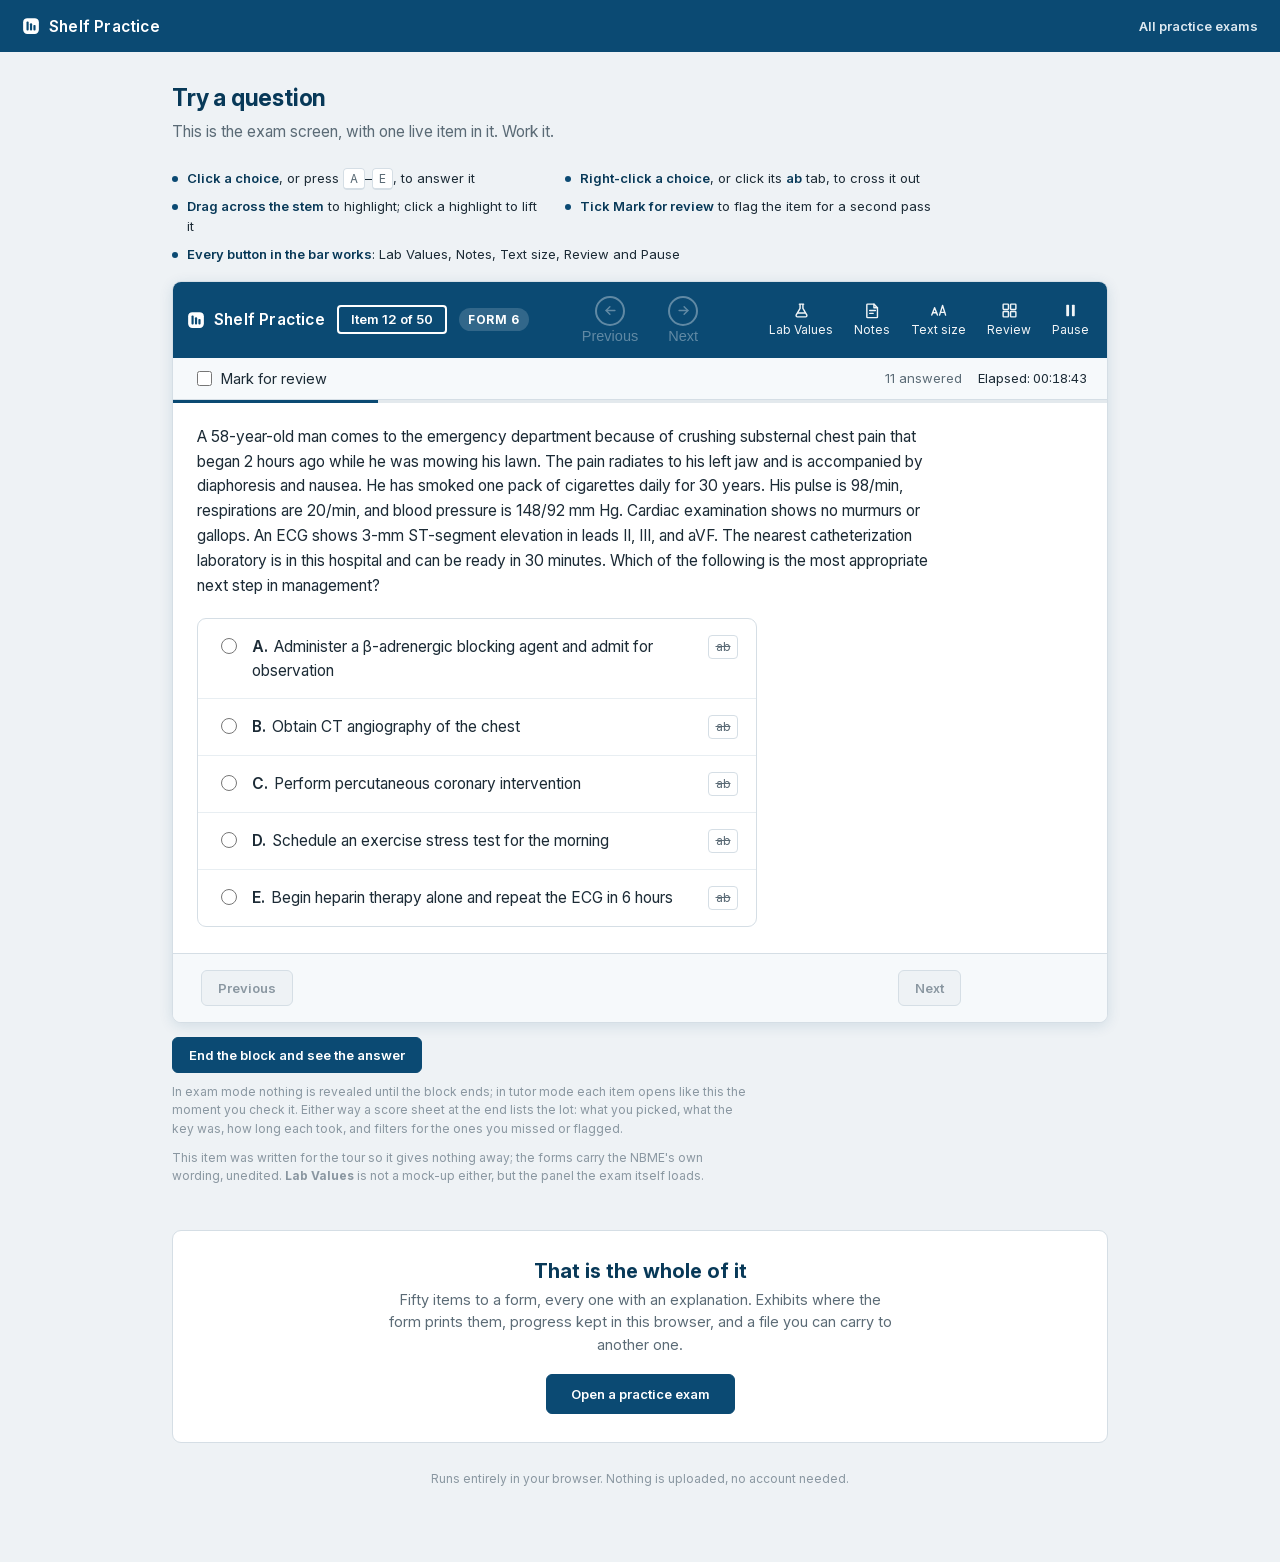
<file: walkthrough.html>
<!DOCTYPE html>
<html lang="en">
<head>
<meta charset="UTF-8">
<meta name="viewport" content="width=device-width, initial-scale=1">
<!-- A private thing passed between people who already know what it is. It has
     no reason to be in anyone's search results, and a crawler has to be able to
     read the page to see this, so it stays a meta tag rather than a robots.txt
     rule, which Google does not honour for noindex. One line to delete if the
     site should ever be findable. -->
<meta name="robots" content="noindex, nofollow">
<link rel="icon" href="data:image/svg+xml,%3Csvg xmlns='http://www.w3.org/2000/svg' viewBox='0 0 24 24'%3E%3Crect width='24' height='24' rx='6' fill='%230b4a73'/%3E%3Crect x='5.4' y='5.6' width='3.2' height='12.8' rx='1.3' fill='%23fff'/%3E%3Crect x='10.4' y='8.2' width='3.2' height='10.2' rx='1.3' fill='%23fff'/%3E%3Crect x='15.4' y='10.6' width='3.2' height='7.8' rx='1.3' fill='%23fff'/%3E%3C/svg%3E">
<title>Try a question | Shelf Practice</title>
<!-- the site font, asked for before the stylesheet that names it so the first
     paint is already in it rather than swapping a moment later -->
<link rel="preload" href="assets/fonts/InterVariable.woff2" as="font" type="font/woff2" crossorigin>
<link rel="stylesheet" href="assets/theme.css">
<!-- The tour shows the exam screen by building it out of the exam page's own
     stylesheet rather than describing it in prose or pasting a picture of it.
     Every .opt, .explanation, .grid-cell and .results-table below is the real
     rule from assets/exam.css, so this page cannot drift out of date with the
     thing it is explaining — if the exam changes, so does the tour. -->
<link rel="stylesheet" href="assets/exam.css">
<link rel="stylesheet" href="assets/labvalues.css">
<style>
  /* This page wears the landing page's flat bar, not the exam page's, so it
     reads as part of the site around the exam rather than as an exam you have
     already started. exam.css styles header.topbar, which the demo frame
     below needs, so the page's own bar answers to a different name. */
  header.pagebar{
    background:var(--navy);
    height:52px;
    display:flex;align-items:center;justify-content:space-between;
    padding:0 22px;
  }
  header.pagebar :focus-visible{outline-color:#fff;}
  .bar-link{color:#dce8f0;text-decoration:none;font-size:var(--fs-sm);}
  .bar-link:hover{color:#fff;text-decoration:underline;}

  /* exam.css sets a bare `main` for the question column; this page's own
     column is wider and needs its own measure. */
  main.page{max-width:980px;margin:0 auto;padding:32px 22px 64px;}
  main.page h1{margin:0 0 8px;font-size:var(--fs-xl);color:var(--navy-dark);letter-spacing:-.2px;}
  .lede{margin:0 0 6px;color:var(--muted);font-size:var(--fs-md);line-height:1.6;max-width:66ch;}

  .step{margin-top:24px;}

  /* A screen inside the page. The border and the shadow are what say "this is
     the app", the way the exam page's own #app does against the grey. Review
     and Pause cover the frame, so the frame is what they are measured
     against. */
  .frame{
    position:relative;
    background:var(--panel);
    border:1px solid var(--border);
    border-radius:var(--r-md);
    overflow:hidden;
    box-shadow:var(--shadow-md);
  }
  .frame-q{padding:22px 24px 26px;max-width:1000px;}
  .frame header.topbar{border-radius:0;}
  /* The frame is narrower than the window it sits in, so the window-width
     rule that drops the subject from the exam's bar never fires here, and the
     subject was squeezed to "M...". The frame always drops it, as the exam
     page does at this width. */
  .frame .exam-title{display:none;}

  /* The Lab Values split. The engine's own rule for this hangs off #app and
     #examBody, which belong to the exam page; the panel itself (.lv-side) is
     styled independently, so only the two-column shell has to be said again
     here. Both columns scroll inside a fixed height, exactly as they do in the
     exam, so reading the ranges never moves the question. */
  .frame-body{display:flex;align-items:stretch;}
  .frame-main{flex:1 1 0;min-width:0;}
  .frame-body.with-lab{height:620px;}
  .frame-body.with-lab .frame-main{overflow-y:auto;}
  .frame-body.with-lab .lv-side{max-width:520px;min-width:300px;}
  @media (max-width:820px){
    /* below this width exam.css takes .lv-side full-screen, which is what the
       exam does too, so the shell only has to stop constraining it */
    .frame-body.with-lab{height:auto;}
    .frame-body.with-lab .frame-main{overflow-y:visible;}
  }

  .frame-over{
    position:absolute;inset:0;
    /* above .notes-pop, which is fixed at 40: in the exam the review overlay
       and the pause screen cover the notes window, and they should here */
    z-index:60;
    display:flex;align-items:center;justify-content:center;
    padding:20px;
    background:rgba(10,20,28,.55);
  }
  .frame-over .modal{max-width:640px;max-height:100%;}
  .frame-paused{
    background:linear-gradient(160deg, var(--navy) 0%, var(--navy-dark) 100%);
  }
  .frame-paused .pause-card{max-width:420px;padding:28px 30px;}
  .frame-paused .pause-card h1{font-size:var(--fs-lg);}

  /* Controls that drive the demonstration are not part of the exam, so they
     sit outside the frame and look like page furniture, never like chrome. */
  .frame-drive{
    display:flex;align-items:center;gap:14px;flex-wrap:wrap;
    margin-top:14px;
  }
  .frame-note{
    margin:10px 0 0;font-size:var(--fs-xs);color:var(--faint);line-height:1.55;max-width:72ch;
  }

  /* What to actually do with the live item, since a reader who does not touch
     it learns exactly as much as a screenshot would have taught them. */
  .try{
    list-style:none;margin:0 0 16px;padding:0;
    display:grid;grid-template-columns:1fr 1fr;gap:9px 26px;
    max-width:760px;
  }
  .try li{
    display:flex;gap:9px;
    font-size:var(--fs-sm);line-height:1.5;
  }
  .try li::before{
    content:"";flex:none;width:6px;height:6px;margin-top:7px;
    border-radius:50%;background:var(--navy);
  }
  /* The sentence is one flex item, not one per <b> and <kbd> — otherwise the
     gap between items opens up around the commas. */
  .try li span{flex:1 1 auto;min-width:0;}
  .try b{font-weight:600;color:var(--navy-dark);}
  .try li:last-child{grid-column:1 / -1;}
  @media (max-width:640px){ .try{grid-template-columns:1fr;} }

  .end{
    margin-top:44px;text-align:center;
    background:#fff;border:1px solid var(--border);border-radius:var(--r-md);
    padding:28px 24px;
  }
  .end h2{margin:0 0 6px;font-size:var(--fs-lg);color:var(--navy-dark);}
  /* centred text reads badly past a short line, so it keeps to one */
  .end p{margin:0 auto 18px;max-width:56ch;color:var(--muted);font-size:var(--fs-base);line-height:1.55;}
  .end .btn{display:inline-block;padding:11px 24px;text-decoration:none;}

  .foot{margin-top:28px;font-size:var(--fs-xs);color:var(--faint);text-align:center;}

  /* The demo owns one item, so the bar's Previous and Next have nowhere to
     go. They stay in place, disabled, rather than being cut out of the
     picture — where they sit is part of what the reader came to see. */
  .frame .nav-btn:disabled,.frame .btn:disabled{cursor:default;}
</style>
</head>
<body>
  <header class="pagebar">
    <a class="brand" href="index.html" title="All practice exams"><svg class="mark" viewBox="0 0 24 24" aria-hidden="true"><rect x="1.5" y="1.5" width="21" height="21" rx="5.5"/><rect class="mark-bar" x="6" y="6" width="2.9" height="12" rx="1.2"/><rect class="mark-bar" x="10.6" y="8.4" width="2.9" height="9.6" rx="1.2"/><rect class="mark-bar" x="15.2" y="10.6" width="2.9" height="7.4" rx="1.2"/></svg><span class="brand-name">Shelf Practice</span></a>
    <a class="bar-link" href="index.html">All practice exams</a>
  </header>

  <main class="page">
    <h1>Try a question</h1>
    <p class="lede">This is the exam screen, with one live item in it. Work it.</p>

    <!-- The page had grown three sections, a mocked-up score sheet and a card
         of features, and the button that opens a real exam sat two thousand
         pixels below the moment that earns it. One screen, one item, one way
         out: everything that was arguing a case the frame already wins is
         gone. -->
    <section class="step">
      <ul class="try">
        <li><span><b>Click a choice</b>, or press <kbd>A</kbd>&ndash;<kbd>E</kbd>, to answer it</span></li>
        <li><span><b>Right&#8209;click a choice</b>, or click its <b>ab</b> tab, to cross it out</span></li>
        <li><span><b>Drag across the stem</b> to highlight; click a highlight to lift it</span></li>
        <li><span><b>Tick Mark for review</b> to flag the item for a second pass</span></li>
        <li><span><b>Every button in the bar works</b>: Lab Values, Notes, Text size, Review and Pause</span></li>
      </ul>

      <div class="frame" id="demo">
        <header class="topbar">
          <div class="topbar-left">
            <span class="brand" aria-hidden="true"><svg class="mark" viewBox="0 0 24 24"><rect x="1.5" y="1.5" width="21" height="21" rx="5.5"/><rect class="mark-bar" x="6" y="6" width="2.9" height="12" rx="1.2"/><rect class="mark-bar" x="10.6" y="8.4" width="2.9" height="9.6" rx="1.2"/><rect class="mark-bar" x="15.2" y="10.6" width="2.9" height="7.4" rx="1.2"/></svg><span class="brand-name">Shelf Practice</span></span>
            <div class="item-box">Item <span>12</span> of <span>50</span></div>
            <div class="exam-title">Medicine Practice Exam</div>
            <span class="form-tag">Form 6</span>
          </div>
          <div class="topbar-center">
            <button class="nav-btn" disabled title="One item in this demo">
              <span class="nav-circle"><svg width="15" height="15" viewBox="0 0 24 24" fill="none" stroke="currentColor" stroke-width="2.4" stroke-linecap="round" stroke-linejoin="round" aria-hidden="true"><path d="M19 12H5"/><path d="M11 6l-6 6 6 6"/></svg></span>
              Previous
            </button>
            <div class="counter">12 / 50</div>
            <button class="nav-btn" disabled title="One item in this demo">
              <span class="nav-circle"><svg width="15" height="15" viewBox="0 0 24 24" fill="none" stroke="currentColor" stroke-width="2.4" stroke-linecap="round" stroke-linejoin="round" aria-hidden="true"><path d="M5 12h14"/><path d="M13 6l6 6-6 6"/></svg></span>
              Next
            </button>
          </div>
          <div class="topbar-right">
            <button type="button" class="tb-item" id="dLabBtn" aria-expanded="false" title="Reference ranges beside the question"><svg width="17" height="17" viewBox="0 0 24 24" fill="none" stroke="currentColor" stroke-width="2" stroke-linecap="round" stroke-linejoin="round" aria-hidden="true"><path d="M9 3h6M10 3v6l-5.6 9.6A2 2 0 0 0 6.1 21h11.8a2 2 0 0 0 1.7-2.4L14 9V3"/><path d="M7.2 15.5h9.6"/></svg><span>Lab Values</span></button>
            <button type="button" class="tb-item" id="dNotesBtn" aria-expanded="false" title="Write a note about this item"><svg width="17" height="17" viewBox="0 0 24 24" fill="none" stroke="currentColor" stroke-width="2" stroke-linecap="round" stroke-linejoin="round" aria-hidden="true"><path d="M5 3h9l5 5v13a1 1 0 0 1-1 1H5a1 1 0 0 1-1-1V4a1 1 0 0 1 1-1Z"/><path d="M14 3v5h5"/><path d="M8 12h8M8 16h5"/></svg><span>Notes</span><span class="tb-dot" aria-hidden="true"></span></button>
            <div class="tb-wrap">
              <button type="button" class="tb-item" id="dSizeBtn" aria-haspopup="true" aria-expanded="false" title="Size of the question text"><svg width="17" height="17" viewBox="0 0 24 24" fill="none" stroke="currentColor" stroke-width="2" stroke-linecap="round" stroke-linejoin="round" aria-hidden="true"><path d="M2.5 18.5 6.5 8l4 10.5"/><path d="M3.8 15.2h5.4"/><path d="M13.5 18.5 17.75 5l4.25 13.5"/><path d="M14.9 14.6h5.7"/></svg><span>Text size</span></button>
              <div class="size-pop" id="dSizePop" role="menu" aria-label="Text size" hidden>
                <button type="button" class="size-opt" data-size="s" role="menuitemradio">Small</button>
                <button type="button" class="size-opt" data-size="m" role="menuitemradio">Default</button>
                <button type="button" class="size-opt" data-size="l" role="menuitemradio">Large</button>
                <button type="button" class="size-opt" data-size="xl" role="menuitemradio">Larger</button>
              </div>
            </div>
            <button type="button" class="tb-item" id="dReviewBtn" title="Every item in the block, and the way out of it"><svg width="17" height="17" viewBox="0 0 24 24" fill="none" stroke="currentColor" stroke-width="2" stroke-linecap="round" stroke-linejoin="round" aria-hidden="true"><rect x="3" y="3" width="7.5" height="7.5" rx="1"/><rect x="13.5" y="3" width="7.5" height="7.5" rx="1"/><rect x="3" y="13.5" width="7.5" height="7.5" rx="1"/><rect x="13.5" y="13.5" width="7.5" height="7.5" rx="1"/></svg><span>Review</span></button>
            <button type="button" class="tb-item" id="dPauseBtn" title="Pause the exam and stop the clock"><svg width="17" height="17" viewBox="0 0 24 24" fill="currentColor" aria-hidden="true"><rect x="6" y="4" width="4" height="16" rx="1"/><rect x="14" y="4" width="4" height="16" rx="1"/></svg><span>Pause</span></button>
          </div>
        </header>

        <div class="subbar">
          <label class="mark-flag"><input type="checkbox" id="dMark"> Mark for review</label>
          <div class="subbar-status">
            <span class="answered-note" id="dAnsweredNote">11 answered</span>
            <div class="timer" id="dTimer">Elapsed: 00:18:42</div>
          </div>
        </div>
        <div class="progress-track"><div class="progress-fill" id="dProgress" style="width:22%"></div></div>

        <div class="frame-body" id="dBody">
        <div class="frame-main">
        <div class="frame-q">
          <div class="graded-banner" id="dBanner" aria-live="polite"></div>
          <div class="stem" id="dStem">A 58-year-old man comes to the emergency department because of crushing substernal chest pain that began 2 hours ago while he was mowing his lawn. The pain radiates to his left jaw and is accompanied by diaphoresis and nausea. He has smoked one pack of cigarettes daily for 30 years. His pulse is 98/min, respirations are 20/min, and blood pressure is 148/92 mm Hg. Cardiac examination shows no murmurs or gallops. An ECG shows 3-mm ST-segment elevation in leads II, III, and aVF. The nearest catheterization laboratory is in this hospital and can be ready in 30 minutes. Which of the following is the most appropriate next step in management?</div>
          <div class="options" id="dOpts"></div>
          <div class="explanation" id="dExp" style="display:none"></div>
        </div>

        <footer class="botbar">
          <div class="botbar-row">
            <button class="btn secondary" disabled>Previous</button>
            <button class="btn" disabled>Next</button>
          </div>
        </footer>
        </div><!-- /.frame-main -->
        </div><!-- /.frame-body -->

        <!-- Review and Pause cover the frame rather than the window: in the
             real exam they cover everything, and here everything is the frame. -->
        <div class="frame-over" id="dReview" hidden>
          <div class="modal" role="dialog" aria-modal="true" aria-label="Item review">
            <h2>Item review</h2>
            <div class="legend" id="dLegend"></div>
            <div class="grid-nav" id="dGrid"></div>
            <div class="summary-row" id="dSummary"></div>
            <div class="modal-actions">
              <button class="btn secondary" id="dReviewClose">Back to the item</button>
              <button class="btn" id="dFinish">End block and see results</button>
            </div>
          </div>
        </div>

        <div class="frame-over frame-paused" id="dPause" hidden>
          <div class="pause-card">
            <div class="pause-icon"><svg width="34" height="34" viewBox="0 0 24 24" fill="currentColor" aria-hidden="true"><rect x="6" y="4" width="4" height="16" rx="1"/><rect x="14" y="4" width="4" height="16" rx="1"/></svg></div>
            <h1>Exam paused</h1>
            <div class="pause-where">Medicine · Form 6</div>
            <div class="pause-stats">
              <div><b>11 / 50</b><span>answered</span></div>
              <div><b id="dPausedAt">00:00:00</b><span>elapsed</span></div>
            </div>
            <button class="btn" id="dResume">Resume exam</button>
          </div>
        </div>
      </div>

      <!-- The notes window is fixed to the viewport in the exam, and so it is
           here: it floats over the page rather than reflowing the frame. -->
      <section class="notes-pop" id="dNotes" hidden aria-label="Your notes on this item">
        <div class="notes-head" id="dNotesHead" title="Drag to move">
          <svg class="notes-grip" width="12" height="14" viewBox="0 0 12 14" aria-hidden="true"><circle cx="3" cy="3" r="1.3"/><circle cx="9" cy="3" r="1.3"/><circle cx="3" cy="7" r="1.3"/><circle cx="9" cy="7" r="1.3"/><circle cx="3" cy="11" r="1.3"/><circle cx="9" cy="11" r="1.3"/></svg>
          <span class="notes-title">Item 12</span>
          <span class="notes-status" id="dNotesStatus" aria-live="polite"></span>
          <button type="button" class="notes-x" id="dNotesClose" aria-label="Close notes">&times;</button>
        </div>
        <textarea id="notesText" spellcheck="true" placeholder="Why you picked what you picked, what to look up later&hellip;"></textarea>
        <div class="notes-foot">
          <button type="button" class="text-link" id="dNotesClear">Clear</button>
          <span class="notes-hint">Saved per item</span>
        </div>
      </section>

      <div class="frame-drive">
        <button class="btn" id="dGrade">End the block and see the answer</button>
        <button class="btn secondary" id="dReset" style="display:none">Put the item back</button>
      </div>
      <p class="frame-note">In exam mode nothing is revealed until the block ends;
        in tutor mode each item opens like this the moment you check it. Either way
        a score sheet at the end lists the lot: what you picked, what the key was,
        how long each took, and filters for the ones you missed or flagged.</p>
      <p class="frame-note">This item was written for the tour so it gives nothing away;
        the forms carry the NBME's own wording, unedited. <b>Lab Values</b> is not a
        mock-up either, but the panel the exam itself loads.</p>
    </section>

    <div class="end">
      <h2>That is the whole of it</h2>
      <p>Fifty items to a form, every one with an explanation. Exhibits where
        the form prints them, progress kept in this browser, and a file you can carry
        to another one.</p>
      <a class="btn" href="index.html">Open a practice exam</a>
    </div>

    <p class="foot">Runs entirely in your browser. Nothing is uploaded, no account needed.</p>
  </main>

<script src="assets/labvalues.js"></script>
<script>
(() => {
  /* One item, driven by a cut-down copy of the engine's own behaviour: select,
     cross out, highlight, grade. It is deliberately not assets/exam.js — that
     engine wants a manifest entry, a data.js and saved state, none of which a
     tour should be creating. What it does share is the markup and the classes,
     so what you see here is what the exam page draws. */

  const OPTIONS = [
    ['A', 'Administer a β-adrenergic blocking agent and admit for observation'],
    ['B', 'Obtain CT angiography of the chest'],
    ['C', 'Perform percutaneous coronary intervention'],
    ['D', 'Schedule an exercise stress test for the morning'],
    ['E', 'Begin heparin therapy alone and repeat the ECG in 6 hours']
  ];
  const KEY = 'C';

  const EXPLANATION =
    '<div class="exp-obj"><p class="exp-obj-lead">'
  + '<span class="exp-obj-h">Educational objective</span>'
  + '<span class="exp-obj-sep" aria-hidden="true">—</span>ST-segment elevation in two or more '
  + 'contiguous leads in a patient with ischemic chest pain is an ST-elevation '
  + 'myocardial infarction, and the treatment is reperfusion.</p><p>Percutaneous coronary '
  + 'intervention is preferred whenever it can be performed promptly.</p></div>'
  + '<p>This patient has crushing substernal pain with diaphoresis and nausea, and an '
  + 'ECG showing 3-mm ST-segment elevation in leads II, III, and aVF. This is an '
  + 'acute inferior myocardial infarction. The occluded artery is the problem, and the '
  + 'sooner it is opened the more myocardium survives. Where a catheterization '
  + 'laboratory is available within 90 minutes of first medical contact, as it is '
  + 'here, <b>percutaneous coronary intervention</b> restores flow more reliably '
  + 'than fibrinolysis and carries none of its risk of intracranial hemorrhage.</p>'
  + '<p>A β-adrenergic blocking agent (<b>choice A</b>) and heparin '
  + '(<b>choice E</b>) are part of the medical management of an infarction, but '
  + 'neither opens the vessel, and neither substitutes for reperfusion. CT '
  + 'angiography (<b>choice B</b>) would be the study if aortic dissection were the '
  + 'concern; the ECG here has already made the diagnosis, and the delay would cost '
  + 'myocardium. An exercise stress test (<b>choice D</b>) is contraindicated during '
  + 'an acute infarction.</p>'
  + '<p class="exp-note">Sample item and explanation, written for this walkthrough. '
  + 'On a real form this line appears only where a capture lost text, and says so.</p>';

  const optsEl  = document.getElementById('dOpts');
  const stemEl  = document.getElementById('dStem');
  const expEl   = document.getElementById('dExp');
  const bannerEl= document.getElementById('dBanner');
  const gradeBtn= document.getElementById('dGrade');
  const resetBtn= document.getElementById('dReset');
  const noteEl  = document.getElementById('dAnsweredNote');
  const progEl  = document.getElementById('dProgress');
  const frame   = document.getElementById('demo');
  const markChk = document.getElementById('dMark');

  let selected = null;
  const struck = {};
  let graded = false;

  const esc = s => s.replace(/&/g,'&amp;').replace(/</g,'&lt;').replace(/>/g,'&gt;');

  function renderOptions(){
    optsEl.innerHTML = '';
    OPTIONS.forEach(([letter, text]) => {
      const row = document.createElement('div');
      let cls = 'opt' + (selected === letter ? ' selected' : '')
                      + (struck[letter] ? ' struck' : '');
      let tag = '';
      if(graded){
        cls += ' graded';
        if(letter === KEY){ cls += ' correct-answer'; tag = '<span class="tag">Correct answer</span>'; }
        else if(letter === selected){ cls += ' wrong-selected'; tag = '<span class="tag">Your answer</span>'; }
      }
      row.className = cls;
      const strike = graded ? ''
        : '<span class="strike-toggle' + (struck[letter] ? ' active' : '')
        + '" title="Cross out this choice">ab</span>';
      row.innerHTML =
        '<input type="radio" name="demoOpt" ' + (selected === letter ? 'checked' : '')
      + ' ' + (graded ? 'disabled' : '') + ' aria-label="Choice ' + letter + '">'
      + '<label><span class="letter">' + letter + '.</span> ' + esc(text) + '</label>'
      + tag + strike;

      if(!graded){
        row.addEventListener('click', e => {
          if(e.target.closest('.strike-toggle')) return;
          selected = letter;
          renderOptions();
          renderStatus();
        });
        row.addEventListener('contextmenu', e => {
          e.preventDefault();
          struck[letter] = !struck[letter];
          renderOptions();
        });
        const st = row.querySelector('.strike-toggle');
        st.addEventListener('click', e => {
          e.stopPropagation();
          struck[letter] = !struck[letter];
          renderOptions();
        });
      }
      optsEl.appendChild(row);
    });
  }

  /* The subbar counts you in: an unanswered item reads 11 answered, and answering
     it reads 12, the way the real one does. */
  function renderStatus(){
    const n = selected ? 12 : 11;
    noteEl.textContent = n + ' answered';
    progEl.style.width = (n / 50 * 100).toFixed(0) + '%';
  }

  function renderGraded(){
    optsEl.classList.toggle('graded', graded);
    if(graded){
      bannerEl.className = 'graded-banner show '
        + (!selected ? 'unanswered-banner'
          : selected === KEY ? 'correct-banner' : 'incorrect-banner');
      bannerEl.textContent = !selected
        ? 'Not answered. Correct answer: ' + KEY + '.'
        : selected === KEY
          ? 'Correct. You selected ' + selected + '.'
          : 'Incorrect. You selected ' + selected + ', and the correct answer is ' + KEY + '.';
      expEl.innerHTML = '<div class="exp-h">Explanation</div>' + EXPLANATION;
      expEl.style.display = '';
      progEl.classList.add('graded');
    }else{
      bannerEl.className = 'graded-banner';
      bannerEl.textContent = '';
      expEl.innerHTML = '';
      expEl.style.display = 'none';
      progEl.classList.remove('graded');
    }
    gradeBtn.style.display = graded ? 'none' : '';
    resetBtn.style.display = graded ? '' : 'none';
  }

  /* Grading is reachable two ways, the same as in the exam: the button under
     the frame, which is where a reader will find it, and End block inside
     Review, which is where the exam actually keeps it. */
  function grade(on){
    graded = on;
    renderOptions();
    renderGraded();
    if(!review.hidden) renderGrid();
  }
  gradeBtn.addEventListener('click', () => {
    grade(true);
    frame.scrollIntoView({behavior:'smooth', block:'start'});
  });
  resetBtn.addEventListener('click', () => grade(false));

  /* A–E answers the item, the way the exam page binds it. There is no text
     input on this page for the key to interrupt, but there is a page: bound to
     the document alone it also answered the item from two screens away, where
     nobody could see it happen. So it only fires while the frame is actually
     in front of you. */
  function frameOnScreen(){
    const r = frame.getBoundingClientRect();
    return r.bottom > 0 && r.top < (window.innerHeight || 0);
  }
  document.addEventListener('keydown', e => {
    if(graded || e.ctrlKey || e.metaKey || e.altKey) return;
    if(!frameOnScreen()) return;
    const k = e.key.toUpperCase();
    if(k >= 'A' && k <= 'E' && k.length === 1){
      selected = k;
      renderOptions();
      renderStatus();
    }
  });

  /* Highlighting: the engine stores offsets against the stem text and redraws
     from them; one item with nothing to persist can wrap the range where it
     stands. Both end up as the same <mark class="hl"> the exam page draws, and
     clicking one lifts it. */
  stemEl.addEventListener('mouseup', () => {
    const sel = window.getSelection();
    if(!sel || sel.isCollapsed) return;
    const range = sel.getRangeAt(0);
    if(!stemEl.contains(range.commonAncestorContainer)) return;
    if(!range.toString().trim()) return;
    const mark = document.createElement('mark');
    mark.className = 'hl';
    mark.title = 'Click to remove this highlight';
    try{ range.surroundContents(mark); }catch(err){ return; }
    sel.removeAllRanges();
  });
  stemEl.addEventListener('click', e => {
    const mark = e.target.closest('mark.hl');
    if(!mark) return;
    const parent = mark.parentNode;
    while(mark.firstChild) parent.insertBefore(mark.firstChild, mark);
    parent.removeChild(mark);
    parent.normalize();
  });

  /* The clock runs. A still timer in a still frame is exactly the impression
     this page exists to correct. */
  let elapsed = 18 * 60 + 42;
  let paused = false;
  const timerEl = document.getElementById('dTimer');
  function clockText(){
    const h = String(Math.floor(elapsed / 3600)).padStart(2, '0');
    const m = String(Math.floor(elapsed / 60) % 60).padStart(2, '0');
    const s = String(elapsed % 60).padStart(2, '0');
    return h + ':' + m + ':' + s;
  }
  setInterval(() => {
    if(!paused && !graded) elapsed++;
    timerEl.innerHTML = '<span class="timer-label">' + (paused ? 'Paused: ' : 'Elapsed: ') + '</span>' + clockText();
    timerEl.classList.toggle('is-paused', paused);
  }, 1000);

  /* ---------- the toolbar ----------
     Five buttons that were drawn and did nothing, which is a poor argument for
     a page whose whole claim is that the screen responds. Each now does what
     it does in the exam, and Lab Values does it with the exam's own component
     rather than a copy of it. */

  const body  = document.getElementById('dBody');

  /* Lab Values. assets/labvalues.js exposes renderLabValues(root), which is
     what the exam page calls, so this is the real panel: the real ranges, the
     real search, the real tabs. Nothing about it is written twice. */
  let lvSide = null;
  const labBtn = document.getElementById('dLabBtn');
  function closeLab(){
    if(!lvSide) return;
    body.classList.remove('with-lab');
    lvSide.remove(); lvSide = null;
    labBtn.setAttribute('aria-expanded', 'false');
  }
  labBtn.addEventListener('click', () => {
    if(lvSide){ closeLab(); return; }
    lvSide = document.createElement('div');
    lvSide.className = 'lv-side';
    body.appendChild(lvSide);
    body.classList.add('with-lab');
    window.renderLabValues(lvSide, {showClose: true, onClose: closeLab});
    labBtn.setAttribute('aria-expanded', 'true');
  });

  /* Notes. A window you drag where you like and leave open, so the tour lets
     you drag it: saying so and then nailing it down would be the same mistake
     as drawing the toolbar. */
  const notes = document.getElementById('dNotes');
  const notesBtn = document.getElementById('dNotesBtn');
  const notesText = document.getElementById('notesText');
  const notesStatus = document.getElementById('dNotesStatus');
  let notesTimer = null;
  function showNotes(on){
    notes.hidden = !on;
    notesBtn.setAttribute('aria-expanded', on ? 'true' : 'false');
    if(on){
      if(!notes.style.left){
        const r = frame.getBoundingClientRect();
        notes.style.left = Math.max(12, Math.min(window.innerWidth - 356, r.right - 372)) + 'px';
        notes.style.top  = Math.max(12, r.top + 92) + 'px';
      }
      notesText.focus();
    }
  }
  notesBtn.addEventListener('click', () => showNotes(notes.hidden));
  document.getElementById('dNotesClose').addEventListener('click', () => showNotes(false));
  document.getElementById('dNotesClear').addEventListener('click', () => {
    notesText.value = ''; notesText.focus(); markNoted();
  });
  function markNoted(){
    notesBtn.classList.toggle('has-note', !!notesText.value.trim());
  }
  notesText.addEventListener('input', () => {
    markNoted();
    notesStatus.textContent = 'Saved';
    notesStatus.classList.add('show');
    clearTimeout(notesTimer);
    notesTimer = setTimeout(() => notesStatus.classList.remove('show'), 1200);
  });

  /* Dragged by its head, with the pointer captured so a fast drag cannot get
     away from it. */
  (() => {
    const head = document.getElementById('dNotesHead');
    let from = null;
    head.addEventListener('pointerdown', e => {
      if(e.target.closest('.notes-x')) return;
      const r = notes.getBoundingClientRect();
      from = {x: e.clientX - r.left, y: e.clientY - r.top};
      head.classList.add('dragging');
      head.setPointerCapture(e.pointerId);
    });
    head.addEventListener('pointermove', e => {
      if(!from) return;
      e.preventDefault();
      const w = notes.offsetWidth, h = notes.offsetHeight;
      notes.style.left = Math.max(4, Math.min(window.innerWidth  - w - 4, e.clientX - from.x)) + 'px';
      notes.style.top  = Math.max(4, Math.min(window.innerHeight - h - 4, e.clientY - from.y)) + 'px';
    });
    const stop = () => { from = null; head.classList.remove('dragging'); };
    head.addEventListener('pointerup', stop);
    head.addEventListener('pointercancel', stop);
  })();

  /* Text size. The mechanism is the engine's: a data-text-size on the root
     element, which moves --content-scale, which the stem, the choices and the
     explanation are all sized from. Nothing else on this page reads it, so
     only the frame changes. */
  const sizeBtn = document.getElementById('dSizeBtn');
  const sizePop = document.getElementById('dSizePop');
  function markSize(){
    const cur = document.documentElement.dataset.textSize || 'm';
    sizePop.querySelectorAll('.size-opt').forEach(o => {
      const on = o.dataset.size === cur;
      o.classList.toggle('active', on);
      o.setAttribute('aria-checked', on ? 'true' : 'false');
    });
  }
  function showSizePop(on){
    sizePop.hidden = !on;
    sizeBtn.setAttribute('aria-expanded', on ? 'true' : 'false');
  }
  sizeBtn.addEventListener('click', e => { e.stopPropagation(); showSizePop(sizePop.hidden); });
  sizePop.addEventListener('click', e => {
    const opt = e.target.closest('.size-opt');
    if(!opt) return;
    if(opt.dataset.size === 'm') delete document.documentElement.dataset.textSize;
    else document.documentElement.dataset.textSize = opt.dataset.size;
    markSize();
    showSizePop(false);
  });
  document.addEventListener('click', () => showSizePop(false));
  markSize();

  /* Review. In the exam this is both the map of the block and the way out of
     it, so it is both here: the grid reads the demo's own state, and ending
     the block from inside it grades the item, which is the path the exam
     actually takes. */
  const review = document.getElementById('dReview');
  const grid = document.getElementById('dGrid');
  const marked = new Set([4, 11, 19, 23, 31, 44]);
  function renderGrid(){
    grid.innerHTML = '';
    for(let n = 1; n <= 24; n++){
      const cell = document.createElement('div');
      let cls = 'grid-cell';
      const answered = n < 12 || (n === 12 && !!selected);
      if(graded && answered) cls += (n === 12 ? (selected === KEY ? ' correct' : ' incorrect') : ' correct');
      else if(answered) cls += ' answered';
      if(marked.has(n) || (n === 12 && markChk.checked)) cls += ' marked';
      if(n === 12) cls += ' current';
      if(n === 12 && notesText.value.trim()) cls += ' has-note';
      cell.className = cls;
      cell.textContent = n;
      cell.title = 'Item ' + n;
      grid.appendChild(cell);
    }
    document.getElementById('dLegend').innerHTML = graded
      ? '<span><span class="dot c"></span> Correct</span><span><span class="dot x"></span> Incorrect</span><span><span class="dot m"></span> Marked</span>'
      : '<span><span class="dot a"></span> Answered</span><span><span class="dot u"></span> Unanswered</span><span><span class="dot m"></span> Marked</span>';
    const answered = 11 + (selected ? 1 : 0);
    document.getElementById('dSummary').innerHTML =
      '<span><b>' + answered + '</b> of 50 answered</span><span><b>'
      + (marked.size + (markChk.checked ? 1 : 0)) + '</b> marked</span>'
      + '<span>Items 1&ndash;24 shown</span>';
    document.getElementById('dFinish').hidden = graded;
  }
  function showReview(on){ if(on) renderGrid(); review.hidden = !on; }
  document.getElementById('dReviewBtn').addEventListener('click', () => showReview(review.hidden));
  document.getElementById('dReviewClose').addEventListener('click', () => showReview(false));
  document.getElementById('dFinish').addEventListener('click', () => { showReview(false); grade(true); });

  /* Pause. The clock stops and the question goes behind the card, which is the
     whole of what it does in the exam. */
  const pause = document.getElementById('dPause');
  document.getElementById('dPauseBtn').addEventListener('click', () => {
    document.getElementById('dPausedAt').textContent = clockText();
    paused = true;
    pause.hidden = false;
  });
  document.getElementById('dResume').addEventListener('click', () => {
    paused = false;
    pause.hidden = true;
  });

  markChk.addEventListener('change', () => { if(!review.hidden) renderGrid(); });

  renderOptions();
  renderStatus();
  renderGraded();
})();
</script>
</body>
</html>
</file>
<file: assets/theme.css>
/* Shared design tokens.
 *
 * Every page loads this first, so the screens agree on colour, corner radius,
 * type size and elevation instead of each inventing its own. Page-specific
 * rules live in index.html, exam.css and walkthrough.html and are expected to
 * reach for these variables rather than raw values.
 *
 * The scales are deliberately short — four radii, seven type sizes. When a new
 * piece of UI needs a value, it takes the nearest step rather than adding one.
 */

/* One typeface on every machine. A system stack drew the site in Segoe UI on
   Windows and Arial nearly everywhere else, which changed line lengths, the
   width of the choices and the look of the numbers from one laptop to the
   next. Inter ships with the site instead, so nothing is fetched from anyone
   else and it works offline from a saved copy.

   The file is Inter 4.1's variable font (every weight in one file, with its
   optical-size axis) cut down to the characters these exams use: Latin with
   accents, Greek for alpha and beta, superscripts and subscripts for Ca²⁺ and
   CO₂, arrows, and the maths signs ≤ ≥ ≈ −. A character outside that set
   falls through to the system font rather than showing a box. The licence
   travels beside it, as the OFL asks. */
@font-face{
  font-family:"Inter";
  src:url("fonts/InterVariable.woff2") format("woff2");
  font-weight:100 900;
  font-style:normal;
  font-display:swap;
}

:root{
  /* --- brand and surface --- */
  --navy:#0b4a73;          /* chrome, links, primary buttons */
  --navy-dark:#083958;     /* headings, gradient foot */
  --navy-tint:#f6f9fb;     /* hover wash on white rows */
  --bg:#eef2f5;            /* page behind the panels */
  --panel:#ffffff;

  /* --- text --- */
  --text:#1c2b36;
  --muted:#5b6b76;         /* secondary prose */
  --faint:#8a97a1;         /* metadata, captions, disabled */

  /* --- lines --- */
  --border:#d5dee5;        /* box edges */
  --divider:#e8eef2;       /* rules inside a box */

  /* --- state --- */
  --correct:#2f8f5b;
  --correct-bg:#e5f4ec;
  --incorrect:#c0392b;
  --incorrect-bg:#fbe9e7;
  --answered:#2f8f5b;
  --unanswered:#8a97a1;
  /* A distinct hue, not the incorrect red: "marked" and "incorrect" can be
     true of the same item, so they must never read as the same signal.
     Violet also stays separable from the red/green pair for the common
     forms of colour blindness. */
  --marked:#6b3fa0;

  /* The results table tints a missed row, where the grid tints one small
     cell. At that area the cell tint reads as heavy and swallows the violet
     marked stripe sitting on top of it, so the row takes a lighter step of
     the same hue and leaves --incorrect-bg to the grid. */
  --incorrect-row:#fdf2f0;

  /* The incorrect share of a score bar. Beside the correct green the full
     incorrect red is nearly the same lightness, so the two only differed in
     hue; this lighter step keeps the bar readable without colour vision. */
  --incorrect-soft:#e08a7e;

  /* An item that ran long against the rest of the block: not a mistake, so
     not the incorrect red — a caution amber that reads as "look at this". */
  --slow:#a8762a;

  /* --- radius --- */
  --r-xs:4px;              /* bars, kbd caps, tiny chips */
  --r-sm:6px;              /* buttons, inputs */
  --r-md:9px;              /* panels, cards, grouped lists */
  --r-lg:12px;             /* overlays and modals */
  --r-pill:999px;

  /* --- type --- */
  /* Inter first; the rest only paint until it arrives, or for a character it
     does not carry */
  --font:"Inter","Segoe UI",system-ui,-apple-system,Roboto,Arial,sans-serif;
  --fs-xs:12px;            /* captions, toolbar labels */
  --fs-sm:13px;            /* dense UI text */
  --fs-base:14.5px;        /* body and question text */
  --fs-md:15.5px;          /* row titles, emphasised UI */
  --fs-lg:20px;            /* section headings */
  --fs-xl:23px;            /* page headings */
  --fs-display:30px;       /* the exam's name on its start screen, the one
                              place a heading has to hold the page on its own */

  /* --- elevation --- */
  --shadow-md:0 3px 14px rgba(11,74,115,.12);
}

*{box-sizing:border-box;}
body{
  margin:0;
  font-family:var(--font);
  background:var(--bg);
  color:var(--text);
}
:focus-visible{outline:2px solid var(--navy);outline-offset:2px;}

/* --- the chrome both pages wear --- */
.brand{
  display:inline-flex;align-items:center;gap:9px;
  color:#fff;text-decoration:none;
  font-weight:600;font-size:var(--fs-md);letter-spacing:.2px;
}
a.brand:hover{color:#fff;}
a.brand:hover .brand-name{text-decoration:underline;}
/* The mark is a solid tile with the bars knocked out of it in the bar colour:
   at 18px here — and at 16px in a browser tab — a line drawing silts up, so
   the weight sits in the tile and the detail comes from the gaps. */
.brand .mark{width:18px;height:18px;flex:none;fill:currentColor;}
.brand .mark-bar{fill:var(--navy);}

/* --- buttons --- */
.btn{
  font-family:inherit;
  font-size:var(--fs-sm);font-weight:600;
  padding:9px 16px;
  border-radius:var(--r-sm);
  border:1px solid var(--navy);
  background:var(--navy);color:#fff;
  cursor:pointer;
  transition:background .12s, border-color .12s, color .12s;
}
.btn:hover{background:var(--navy-dark);border-color:var(--navy-dark);}
.btn.secondary{background:#fff;color:var(--navy);}
.btn.secondary:hover{background:var(--navy-tint);}
.btn:disabled{background:#eef2f5;border-color:var(--border);color:var(--faint);cursor:default;}

.text-link{
  font-family:inherit;font-size:inherit;
  background:none;border:none;padding:0;
  color:var(--navy);text-decoration:underline;cursor:pointer;
}

/* --- small shared pieces --- */
/* Hidden means hidden. The browser's own rule for the attribute loses to any
   display an element's class sets, so without this every flex or grid piece
   that can be hidden needed a [hidden] rule of its own. */
[hidden]{display:none !important;}
/* Text for a screen reader that would be noise on screen: a column whose
   meaning is carried by its cells, an icon-only control's name. */
.sr-only{
  position:absolute;width:1px;height:1px;padding:0;margin:-1px;
  overflow:hidden;clip:rect(0 0 0 0);white-space:nowrap;border:0;
}
kbd{
  font-family:inherit;font-size:var(--fs-xs);
  padding:2px 6px;border-radius:var(--r-xs);
  border:1px solid var(--border);border-bottom-width:2px;
  background:#fff;color:var(--muted);
}
</file>
<file: assets/transfer.css>
/* The import dialog.
 *
 * Loaded by both pages, because both of them can import. Colour, radius and
 * type come from assets/theme.css; this file only describes the dialog, which
 * neither page would otherwise know how to draw.
 *
 * It exists because importing used three native confirm boxes in a row to ask
 * a question they could not really ask: a confirm is yes or no to the whole
 * file, and the thing a person actually wants is to take the surgery form back
 * without losing the medicine one.
 */
.tr-overlay{
  position:fixed;inset:0;
  background:rgba(10,20,28,.55);
  display:none;align-items:center;justify-content:center;
  z-index:300;padding:20px;
}
.tr-overlay.show{display:flex;}
.tr-modal{
  background:#fff;color:var(--text);
  border-radius:var(--r-lg);
  width:100%;max-width:560px;max-height:86vh;
  display:flex;flex-direction:column;
  box-shadow:0 12px 40px rgba(0,0,0,.35);
}
.tr-head{
  padding:20px 24px 14px;
  border-bottom:1px solid var(--divider);
}
.tr-head h2{margin:0;font-size:var(--fs-lg);color:var(--navy-dark);}
.tr-from{
  margin:4px 0 0;font-size:var(--fs-xs);color:var(--faint);
  overflow:hidden;text-overflow:ellipsis;white-space:nowrap;
}
.tr-body{padding:16px 24px;overflow-y:auto;}
.tr-say{margin:0 0 14px;font-size:var(--fs-base);line-height:1.6;color:var(--text);}
.tr-say:last-child{margin-bottom:0;}
.tr-say b{color:var(--navy-dark);}

/* One row per exam in the file, each saying what taking it would do. The row
   is the label, so the whole of it is a target rather than the box alone. */
.tr-list{list-style:none;margin:0 0 4px;padding:0;}
.tr-row{
  display:flex;gap:11px;align-items:flex-start;
  padding:11px 12px;
  border:1px solid var(--border);border-radius:var(--r-sm);
  margin-bottom:8px;
  cursor:pointer;
}
.tr-row:hover{background:var(--navy-tint);}
.tr-row input{margin:2px 0 0;width:16px;height:16px;flex:none;accent-color:var(--navy);}
.tr-name{display:block;font-size:var(--fs-md);font-weight:600;color:var(--navy-dark);}
.tr-what{display:block;font-size:var(--fs-sm);color:var(--muted);margin-top:2px;line-height:1.5;}
/* Replacing work you already have is the one outcome worth colouring, and it
   is why those rows start unticked. */
.tr-row.is-over .tr-what b{color:var(--incorrect);font-weight:600;}

.tr-skip{
  margin:14px 0 0;padding-top:12px;
  border-top:1px solid var(--divider);
  font-size:var(--fs-sm);color:var(--muted);line-height:1.55;
}
.tr-skip b{display:block;color:var(--text);font-size:var(--fs-xs);
  letter-spacing:.05em;text-transform:uppercase;margin-bottom:4px;}

.tr-foot{
  display:flex;align-items:center;gap:10px;flex-wrap:wrap;
  padding:14px 24px 18px;
  border-top:1px solid var(--divider);
}
.tr-foot .tr-note{
  flex:1 1 auto;min-width:0;
  font-size:var(--fs-xs);color:var(--faint);line-height:1.45;
}
.tr-done{color:var(--correct);font-weight:600;font-size:var(--fs-sm);}

@media (max-width:520px){
  .tr-head{padding:16px 16px 12px;}
  .tr-body{padding:14px 16px;}
  .tr-foot{padding:12px 16px 16px;}
  .tr-foot .tr-note{flex-basis:100%;order:3;}
}
</file>
<file: assets/exam.css>
/* Exam page styles.
 *
 * Colour, radius and type come from assets/theme.css, which is loaded first;
 * this file only describes what is particular to the exam itself. Prefer a
 * token over a raw value — a new number here is a new number the landing page
 * does not know about.
 */
  header.topbar :focus-visible{outline-color:#fff;}
  #app{max-width:1300px;margin:0 auto;min-height:100vh;background:var(--panel);box-shadow:0 0 24px rgba(0,0,0,.06);display:none;}

  /* The pause cover. It is the one screen that has to hide everything under
     it, so it stays a solid field rather than becoming a page. */
  .splash{
    position:fixed;inset:0;
    background:var(--navy-dark);
    display:flex;align-items:center;justify-content:center;
    z-index:200;
    flex-direction:column;
    color:#fff;
    padding:20px;
    overflow-y:auto;
  }

  /* ---------- loading and start screens ----------

     A page of the site rather than a card on a wall of navy: the exam list's
     top bar and grey ground, the exam in a white panel, and a side column
     beside it that drops under it on a phone. It scrolls as a page, so a
     phone's address bar folds away on it like on any other. */
  .start-page{min-height:100vh;background:var(--bg);color:var(--text);}

  .start-bar{
    background:var(--navy);
    min-height:52px;
    display:flex;align-items:center;justify-content:space-between;
    gap:16px;flex-wrap:wrap;
    padding:0 22px;
  }
  .start-bar :focus-visible{outline-color:#fff;}
  .start-bar .brand{min-height:44px;}
  .bar-link{
    display:inline-flex;align-items:center;gap:7px;
    min-height:44px;padding:0 12px;margin-right:-12px;
    border-radius:var(--r-sm);
    color:#fff;text-decoration:none;
    font-size:var(--fs-sm);font-weight:600;
    transition:background .12s;
  }
  .bar-link:hover{background:rgba(255,255,255,.1);}
  .bar-link svg{flex:none;}

  .start-wrap{
    max-width:1100px;margin:0 auto;
    padding:36px 24px 56px;
    display:flex;flex-wrap:wrap;gap:24px;align-items:flex-start;
  }
  /* a message has nothing to sit beside, so it takes a narrow column */
  .start-wrap.is-msg{max-width:620px;padding-top:56px;}
  .start-card{
    flex:999 1 560px;min-width:0;
    background:var(--panel);
    border:1px solid var(--border);border-radius:var(--r-lg);
    padding:34px 38px 26px;
    box-shadow:0 3px 14px rgba(11,74,115,.08);
  }
  .start-side{flex:1 1 300px;min-width:0;display:flex;flex-direction:column;gap:20px;}

  .start-chips{display:flex;align-items:center;gap:10px;flex-wrap:wrap;margin-bottom:14px;}
  .start-chips:not(:has(> :not([hidden]):not(:empty))){display:none;}
  .form-chip{
    display:inline-block;
    font-size:var(--fs-xs);font-weight:700;letter-spacing:.08em;text-transform:uppercase;
    color:var(--navy);background:#e8f0f6;
    border-radius:var(--r-pill);padding:4px 12px;
  }
  .start-note{font-size:var(--fs-sm);color:var(--muted);}
  .start-card h1{
    margin:0;
    font-size:var(--fs-display);line-height:1.2;
    color:var(--navy-dark);letter-spacing:-.3px;
  }
  .start-card > p.sub{margin:6px 0 0;color:var(--muted);font-size:var(--fs-md);}
  /* A caution about the form itself, such as explanations that are not the
     official ones. Amber, the "look at this" hue, rather than the incorrect
     red: nothing is wrong, the reader is just told what to expect. */
  .start-notice{
    margin:18px 0 0;padding:11px 14px;
    font-size:var(--fs-sm);line-height:1.55;color:var(--text);
    background:color-mix(in srgb, var(--slow) 9%, var(--panel));
    border-left:3px solid var(--slow);border-radius:var(--r-sm);
  }
  .start-notice b{color:var(--navy-dark);}

  /* What the block is, in three figures, before anything is asked. */
  .start-facts{
    display:grid;grid-template-columns:repeat(3,minmax(0,1fr));
    margin:24px 0 0;
    border:1px solid var(--divider);border-radius:var(--r-md);
    background:var(--navy-tint);
  }
  .start-facts > div{padding:14px 18px;min-width:0;}
  .start-facts > div + div{border-left:1px solid var(--divider);}
  .start-facts dt{font-size:var(--fs-xs);font-weight:600;color:var(--muted);}
  .start-facts dd{margin:0;font-size:var(--fs-sm);color:var(--muted);}
  .start-facts dd.fact-big{
    margin-top:2px;
    font-size:var(--fs-lg);font-weight:700;color:var(--navy-dark);
    font-variant-numeric:tabular-nums;
  }

  /* The mode and the clock, chosen once per attempt: cards side by side, each
     wholly clickable, the chosen one carrying the navy edge. Real radio groups
     underneath, so the arrow keys move between them and Enter still begins. */
  .mode-pick{border:0;padding:0;margin:28px 0 0;min-width:0;}
  .mode-pick + .mode-pick{margin-top:22px;}
  .mode-pick legend{
    padding:0;margin-bottom:10px;
    font-size:var(--fs-sm);font-weight:700;color:var(--text);
  }
  .pick-grid{display:grid;grid-template-columns:1fr 1fr;gap:12px;}
  .mode-opt{
    display:flex;align-items:flex-start;gap:12px;
    padding:14px 16px;
    border:1px solid var(--border);border-radius:var(--r-md);
    background:#fff;cursor:pointer;
    transition:border-color .12s, background .12s;
  }
  .mode-opt:hover{border-color:var(--navy);}
  .mode-opt:has(input:checked){
    border-color:var(--navy);background:var(--navy-tint);
    box-shadow:inset 0 0 0 1px var(--navy);
  }
  .mode-opt:has(input:focus-visible){outline:2px solid var(--navy);outline-offset:2px;}
  .mode-opt input{margin:3px 0 0;accent-color:var(--navy);width:16px;height:16px;flex-shrink:0;}
  .mode-opt input:focus-visible{outline:none;}
  .mode-text{display:flex;flex-direction:column;gap:3px;}
  .mode-name{font-size:var(--fs-md);font-weight:600;color:var(--navy-dark);}
  .mode-say{font-size:var(--fs-sm);color:var(--muted);line-height:1.45;}
  .clock-opt{align-items:center;flex-wrap:wrap;column-gap:12px;row-gap:0;padding:11px 16px;min-height:48px;}
  .clock-opt input{margin:0;}
  .clock-opt .mode-name{font-size:var(--fs-base);}
  .clock-note{margin:9px 0 0;font-size:var(--fs-sm);color:var(--muted);}

  /* The primary action, and beside it whatever else this state offers. */
  .start-actions{display:flex;align-items:center;gap:12px 14px;flex-wrap:wrap;margin-top:28px;}
  .start-actions .btn{
    display:inline-flex;align-items:center;gap:12px;
    min-height:48px;padding:0 20px 0 24px;
    font-size:var(--fs-md);
  }
  .start-actions .btn.secondary{gap:8px;padding:0 18px;font-size:var(--fs-base);}
  /* Enter does the same thing as the button, so the hint lives on it. */
  .start-actions .btn kbd, .check-row .btn kbd, .pause-card .btn kbd{
    font-family:inherit;font-size:var(--fs-xs);font-weight:600;
    padding:1px 7px;border-radius:var(--r-xs);
    border:1px solid rgba(255,255,255,.45);border-bottom-width:1px;
    background:rgba(255,255,255,.12);color:#fff;
  }
  /* Start over throws work away (it asks first), so it is a quiet link at the
     far end of the row rather than a button competing with Resume. */
  .start-actions .start-over{
    margin-left:auto;min-height:44px;padding:0 4px;
    font-size:var(--fs-sm);color:var(--muted);
  }
  .start-actions .start-over:hover{color:var(--incorrect);}

  /* Where a block stands: under way, or scored. */
  .start-status{
    margin-top:24px;
    border:1px solid var(--divider);border-radius:var(--r-md);
    background:var(--navy-tint);
    padding:18px 20px 16px;
  }
  .status-head{display:flex;justify-content:space-between;align-items:baseline;gap:6px 16px;flex-wrap:wrap;}
  .status-head p{margin:0;}
  .status-big{font-size:var(--fs-lg);font-weight:700;color:var(--navy-dark);font-variant-numeric:tabular-nums;}
  .status-mode{font-size:var(--fs-sm);color:var(--muted);}
  .status-act{margin-left:10px;font-size:var(--fs-sm);}
  .status-track{margin-top:10px;height:8px;border-radius:var(--r-pill);background:#e1e8ee;overflow:hidden;}
  .status-fill{height:100%;background:var(--answered);border-radius:inherit;}
  .status-figs{display:grid;grid-template-columns:repeat(4,minmax(0,1fr));gap:12px;margin:16px 0 0;}
  .status-figs dt{font-size:var(--fs-xs);font-weight:600;color:var(--muted);}
  .status-figs dd{
    margin:1px 0 0;
    font-size:var(--fs-md);font-weight:700;color:var(--navy-dark);
    font-variant-numeric:tabular-nums;
  }
  .status-figs small{font-size:var(--fs-sm);font-weight:400;color:var(--muted);}
  .status-figs .is-marked{color:var(--marked);}
  .status-note{
    margin:12px 0 0;padding-top:12px;border-top:1px solid #e1e8ee;
    font-size:var(--fs-sm);color:var(--muted);line-height:1.5;
  }
  .status-note:empty{display:none;}

  .score-line{display:flex;align-items:baseline;gap:14px;flex-wrap:wrap;}
  .score-big{
    font-size:calc(var(--fs-display) * 1.4);line-height:1;font-weight:700;
    color:var(--navy-dark);letter-spacing:-.5px;font-variant-numeric:tabular-nums;
  }
  .score-frac{font-size:var(--fs-md);color:var(--muted);margin-top:4px;}
  /* Correct, incorrect and unanswered as one bar. The three differ in
     lightness as well as hue, and the key beside it carries the counts, so
     the bar is never the only place a number is said. */
  .split-bar{display:flex;gap:2px;margin-top:16px;height:10px;border-radius:var(--r-pill);overflow:hidden;background:#fff;}
  .split-bar span{min-width:0;}
  .seg-c{background:var(--correct);}
  .seg-x{background:var(--incorrect-soft);}
  .seg-u{background:var(--border);}
  .split-key{
    list-style:none;margin:12px 0 0;padding:0;
    display:flex;gap:8px 22px;flex-wrap:wrap;
    font-size:var(--fs-sm);color:var(--muted);
  }
  .split-key li{display:flex;align-items:center;gap:7px;}
  .split-key b{color:var(--text);}
  .key-dot{width:10px;height:10px;border-radius:3px;flex:none;}

  .start-foot{
    display:flex;justify-content:space-between;align-items:center;gap:4px 16px;flex-wrap:wrap;
    margin-top:28px;padding-top:16px;border-top:1px solid var(--divider);
    font-size:var(--fs-sm);color:var(--muted);
  }
  .start-foot .text-link{min-height:32px;font-size:var(--fs-sm);}

  /* ---------- the side column ---------- */
  .side-card{
    background:#fff;
    border:1px solid var(--border);border-radius:var(--r-lg);
    overflow:hidden;
  }
  .side-h{
    margin:0;
    font-size:var(--fs-xs);font-weight:700;letter-spacing:.06em;text-transform:uppercase;
    color:var(--muted);
  }
  .side-h-rule{padding:14px 18px 12px;border-bottom:1px solid var(--divider);}

  .next-card{padding:16px 18px 18px;}
  .next-card .side-h{margin-bottom:6px;}
  .next-say{margin:0;font-size:var(--fs-base);line-height:1.5;}
  a.btn{text-decoration:none;}
  .next-go{
    display:inline-flex;align-items:center;gap:6px;
    margin-top:12px;min-height:44px;padding:0 16px;
  }
  .next-go:hover{color:#fff;}

  /* Every form of this subject, newest first, with how each one stands:
     the way to the next form without going back to the list for it. */
  .form-list{list-style:none;margin:0;padding:0;}
  .form-list li + li{border-top:1px solid var(--divider);}
  .form-row{
    display:flex;align-items:center;justify-content:space-between;gap:12px;
    padding:0 18px;min-height:46px;
    text-decoration:none;color:inherit;
    transition:background .12s;
  }
  a.form-row:hover{background:var(--navy-tint);}
  a.form-row:focus-visible{outline-offset:-2px;}
  .form-row.is-here{background:var(--navy-tint);}
  .form-name{display:flex;align-items:center;gap:8px;font-weight:600;color:var(--navy-dark);}
  .here-tag{
    font-size:var(--fs-xs);font-weight:600;color:var(--navy);
    background:#e8f0f6;border-radius:var(--r-pill);padding:1px 8px;
  }
  .form-state{display:flex;align-items:center;gap:10px;font-size:var(--fs-sm);color:var(--muted);white-space:nowrap;}
  .form-state b{color:var(--navy-dark);}
  .mini-track{width:48px;height:5px;border-radius:var(--r-pill);background:#e1e8ee;overflow:hidden;flex:none;}
  .mini-fill{display:block;height:100%;background:var(--answered);}

  .side-help > summary{
    list-style:none;cursor:pointer;
    display:flex;align-items:center;justify-content:space-between;gap:12px;
    padding:0 18px;min-height:46px;
  }
  .side-help > summary::-webkit-details-marker{display:none;}
  .side-help > summary::after{
    content:"";width:7px;height:7px;margin:-4px 4px 0 0;
    border-right:2px solid var(--navy);border-bottom:2px solid var(--navy);
    transform:rotate(45deg);transition:transform .15s, margin .15s;
  }
  .side-help[open] > summary::after{transform:rotate(-135deg);margin-top:4px;}
  .side-help > summary:hover .side-h{color:var(--navy-dark);}
  .side-help > summary:focus-visible{outline-offset:-2px;}
  .keys-table{width:100%;border-collapse:collapse;font-size:var(--fs-sm);border-top:1px solid var(--divider);}
  .keys-table tr + tr{border-top:1px solid var(--divider);}
  .keys-table th{text-align:left;font-weight:400;padding:8px 10px 8px 18px;color:var(--text);vertical-align:top;}
  /* The table shares one column of answers, sized by its longest, so an
     answer that wrapped left a word stranded on its own line. Each is short
     enough to stay on one; the action name beside it wraps instead if the
     column is ever that narrow. */
  .keys-table td{
    text-align:right;padding:8px 18px 8px 0;color:var(--muted);vertical-align:top;
    white-space:nowrap;
  }
  /* the cross-out tab, drawn as the exam draws it beside every choice */
  .ab-tab{
    display:inline-block;min-width:24px;padding:1px 5px;
    border:1px solid var(--border);border-radius:var(--r-xs);
    background:#fff;color:var(--muted);
    font-size:var(--fs-xs);line-height:1.3;text-align:center;
    text-decoration:line-through;
  }
  .keys-table b{color:var(--text);font-weight:600;}
  .keys-table kbd{
    display:inline-block;min-width:20px;padding:1px 6px;
    border:1px solid var(--border);border-bottom-width:2px;border-radius:var(--r-xs);
    background:var(--navy-tint);color:var(--text);
    font-family:inherit;font-size:var(--fs-xs);font-weight:600;text-align:center;
  }
  .keys-touch{display:none;}
  .side-foot{
    margin:0;padding:11px 18px 13px;
    border-top:1px solid var(--divider);background:var(--navy-tint);
    font-size:var(--fs-sm);color:var(--muted);line-height:1.45;
  }
  .side-foot b{color:var(--text);font-weight:600;}

  /* ---------- loading ---------- */
  .boot-status{margin-top:24px;}
  .boot-status p{margin:0 0 8px;font-size:var(--fs-sm);color:var(--muted);}
  .boot-track{height:4px;border-radius:var(--r-pill);background:var(--divider);overflow:hidden;}
  .boot-fill{
    width:38%;height:100%;background:var(--navy);border-radius:inherit;
    animation:boot-slide 1.1s ease-in-out infinite;
  }
  @keyframes boot-slide{ from{ transform:translateX(-100%); } to{ transform:translateX(270%); } }
  /* the shapes of what is coming, so the page does not jump when it lands */
  .boot-skel span, .skel-card span{display:block;background:var(--bg);border-radius:var(--r-md);}
  .skel-row{display:grid;gap:12px;margin-top:24px;}
  .skel-row.three{grid-template-columns:repeat(3,minmax(0,1fr));}
  .skel-row.three span{height:76px;}
  .skel-row.two{grid-template-columns:repeat(2,minmax(0,1fr));margin-top:12px;}
  .skel-row.two span{height:82px;}
  .boot-skel .skel-line{width:180px;height:12px;margin-top:30px;border-radius:var(--r-xs);}
  .boot-skel .skel-btn{width:160px;height:48px;margin-top:28px;border-radius:var(--r-sm);}
  .skel-card{padding:16px 18px;display:flex;flex-direction:column;gap:14px;}
  .skel-card .skel-line{height:14px;border-radius:var(--r-xs);}
  .skel-card .skel-line.short{width:140px;height:12px;}
  .skel-card .skel-line.part{width:70%;}

  /* ---------- a link that goes nowhere ---------- */
  .msg-card{flex-basis:100%;padding:32px 34px 28px;}
  .msg-icon{
    width:48px;height:48px;margin-bottom:14px;
    border-radius:var(--r-pill);background:#e8f0f6;color:var(--navy);
    display:flex;align-items:center;justify-content:center;
  }
  .msg-card h1{font-size:var(--fs-xl);line-height:1.25;}
  .msg-say{margin:8px 0 0;color:var(--muted);font-size:var(--fs-base);line-height:1.6;}
  .msg-say code{
    font-family:ui-monospace,Menlo,Consolas,monospace;font-size:var(--fs-sm);
    color:var(--text);background:var(--bg);
    padding:1px 6px;border-radius:var(--r-xs);word-break:break-all;
  }
  #missMatches .side-h{margin:24px 0 8px;}
  .match-list{list-style:none;margin:0;padding:0;border:1px solid var(--divider);border-radius:var(--r-md);overflow:hidden;}
  .match-list li + li{border-top:1px solid var(--divider);}
  .match-list a{
    display:flex;align-items:center;justify-content:space-between;gap:12px;
    padding:0 16px;min-height:50px;
    text-decoration:none;color:inherit;
  }
  .match-list a:hover{background:var(--navy-tint);}
  .match-list a:focus-visible{outline-offset:-2px;}
  .match-list svg{color:var(--navy);flex:none;}
  .match-name{font-weight:600;color:var(--navy-dark);}
  .match-form{color:var(--muted);}
  .msg-actions{display:flex;gap:12px;flex-wrap:wrap;margin-top:22px;}
  .msg-actions .btn{display:inline-flex;align-items:center;min-height:48px;padding:0 22px;font-size:var(--fs-base);}

  /* no keyboard to press them on */
  @media (hover:none){
    .start-actions .btn kbd, .check-row .btn kbd, .pause-card .btn kbd{display:none;}
    .keys-desk{display:none;}
    .keys-touch{display:table;}
  }
  @media (max-width:560px){
    .start-bar{padding:0 12px 0 16px;}
    /* the exam's crowded bar drops the name at this width; this one has room */
    .start-bar .brand .brand-name{display:inline;}
    .start-wrap{padding:16px 16px 32px;gap:16px;}
    .start-wrap.is-msg{padding-top:24px;}
    .start-card{padding:24px 20px 18px;}
    .start-card h1{font-size:calc(var(--fs-display) * .87);}
    .msg-card h1{font-size:var(--fs-lg);}
    .start-facts > div{padding:11px 12px;}
    .start-facts dd:not(.fact-big){display:none;}
    .start-facts dd.fact-big{font-size:var(--fs-md);}
    .pick-grid{grid-template-columns:1fr;}
    .start-actions .btn{flex:1 1 100%;justify-content:center;}
    .start-actions .start-over{margin:0 auto;}
    .status-figs{grid-template-columns:repeat(2,minmax(0,1fr));}
    .start-foot{flex-direction:column;align-items:flex-start;}
    .side-h-rule{padding:13px 16px 11px;}
    .form-row{padding:0 16px;}
    .side-help > summary{padding:0 16px;}
    /* the heading sits 16px in at this width, so the table does too, which is
       also the room a 320px phone needs for each action name to stay one line */
    .keys-table th{padding-left:16px;padding-right:8px;}
    .keys-table td{padding-right:16px;}
    .side-foot{padding-left:16px;padding-right:16px;}
  }
  @media (prefers-reduced-motion:reduce){
    .boot-fill{animation:none;width:100%;opacity:.35;}
  }

  /* The toolbar and the row under it stay put while the question scrolls, the
     way a testing interface does. Which item you are on, Previous and Next,
     the clock and Mark for review are all things you reach for in the middle
     of reading, and a long stem with an exhibit should not put them a scroll
     away — nor should answering the last choice on the screen mean scrolling
     back up to move on.

     The toolbar pins to the top; the subbar and its progress track pin
     directly beneath it. Those two need to know how tall the things above them
     are, and the toolbar reflows with the window width, so the heights come
     from --topbar-h and --subbar-h, which assets/exam.js measures. The
     fallbacks are 0 so the bars are merely unpinned, never floating in the
     wrong place, if that measurement has not run yet. */
  header.topbar{
    position:sticky;
    top:0;
    /* above the question and the floating notes window, below the review
       overlay and the enlarged exhibit, which are modal */
    z-index:50;
    background:var(--navy);
    color:#fff;
    display:flex;
    align-items:center;
    justify-content:space-between;
    padding:10px 20px;
    flex-wrap:wrap;
    gap:10px;
  }
  /* left and right flex equally so the Previous / Next cluster sits at the
     true centre of the bar */
  .topbar-left{display:flex;align-items:center;gap:12px;flex:1 1 0;min-width:0;}
  .brand-name{white-space:nowrap;}
  .item-box{
    white-space:nowrap;
    border:2px solid #fff;
    border-radius:var(--r-xs);
    padding:4px 12px;
    font-size:var(--fs-sm);
    line-height:1.3;
    font-weight:600;
  }
  .exam-title{
    font-size:var(--fs-md);font-weight:600;letter-spacing:.2px;
    white-space:nowrap;overflow:hidden;text-overflow:ellipsis;min-width:0;
  }
  /* which form you are working, beside the subject: the title alone stops
     telling you where you are once a subject has ten of them */
  .form-tag{
    flex-shrink:0;
    font-size:var(--fs-xs);font-weight:700;letter-spacing:.06em;text-transform:uppercase;
    color:#fff;background:rgba(255,255,255,.16);
    border-radius:var(--r-pill);padding:4px 9px;white-space:nowrap;
  }
  .topbar-center{display:flex;align-items:center;gap:14px;}
  .nav-btn{
    background:transparent;
    border:none;
    color:#fff;
    cursor:pointer;
    font-size:var(--fs-base);
    display:flex;
    flex-direction:column;
    align-items:center;
    gap:2px;
    padding:4px 8px;
    border-radius:var(--r-xs);
  }
  .nav-btn:hover:not(:disabled){background:rgba(255,255,255,.15);}
  .nav-btn:disabled{opacity:.35;cursor:default;}
  .nav-circle{
    width:30px;height:30px;border-radius:50%;
    border:2px solid #fff;
    display:flex;align-items:center;justify-content:center;
  }
  .nav-circle svg{display:block;}
  /* The item box at the left of the bar already says "Item 12 of 50"; the
     counter between Previous and Next only earns its place on a narrow
     screen, where the item box gives way to it. */
  .counter{display:none;font-size:var(--fs-md);font-weight:600;min-width:64px;text-align:center;}
  .topbar-right{display:flex;align-items:center;justify-content:flex-end;gap:18px;font-size:var(--fs-xs);flex:1 1 0;}
  .topbar-right .tb-item{
    background:none;border:none;font:inherit;color:inherit;padding:2px 4px;border-radius:var(--r-xs);
    display:flex;flex-direction:column;align-items:center;gap:3px;cursor:pointer;opacity:.95;
  }
  .topbar-right .tb-item:hover{opacity:1;}
  .topbar-right .tb-item svg{display:block;}
  /* the text-size button owns the popover under it, so the panel is placed
     against the button rather than against the bar */
  .topbar-right .tb-wrap{position:relative;display:flex;}
  .size-pop{
    position:absolute;top:calc(100% + 8px);right:0;z-index:120;
    background:var(--panel);color:var(--text);
    border:1px solid var(--border);border-radius:var(--r-md);
    box-shadow:var(--shadow-md);
    padding:5px;min-width:132px;
    display:flex;flex-direction:column;gap:2px;
    text-align:left;
  }
  .size-opt{
    background:none;border:none;border-radius:var(--r-sm);
    font-family:inherit;font-size:var(--fs-sm);color:var(--text);
    padding:7px 10px;cursor:pointer;text-align:left;
  }
  .size-opt:hover{background:var(--navy-tint);}
  .size-opt.active{background:#dbeaf4;color:var(--navy-dark);font-weight:600;}
  .tb-item[aria-expanded="true"]{opacity:1;background:rgba(255,255,255,.15);}

  .subbar{
    position:sticky;
    top:var(--topbar-h, 0px);
    z-index:45;
    display:flex;
    align-items:center;
    justify-content:space-between;
    padding:10px 20px;
    border-bottom:1px solid var(--border);
    background:var(--navy-tint);
    font-size:var(--fs-base);
  }
  .mark-flag{display:flex;align-items:center;gap:6px;cursor:pointer;user-select:none;color:var(--text);}
  .mark-flag input{accent-color:var(--marked);width:15px;height:15px;}
  .subbar-status{display:flex;align-items:center;gap:16px;}
  /* the count and the clock sit side by side, so they share a size; the
     clock is the one you glance at, so it gets the darker ink */
  .answered-note{color:var(--muted);font-size:var(--fs-sm);}
  .answered-note:empty{display:none;}
  .timer{color:var(--text);font-size:var(--fs-sm);font-variant-numeric:tabular-nums;}
  .progress-track{
    position:sticky;
    top:calc(var(--topbar-h, 0px) + var(--subbar-h, 0px));
    z-index:45;
    height:3px;background:#e3e9ed;
  }
  .progress-fill{height:100%;width:0;background:var(--navy);transition:width .25s;}
  .progress-fill.graded{background:var(--correct);}
  .timer.is-paused{color:var(--marked);font-weight:600;}
  /* Timed mode's last five minutes: the caution amber the results use for an
     item that ran long, not the incorrect red, since nothing is wrong yet. */
  .timer.is-low{color:var(--slow);font-weight:600;}
  /* Beside the countdown, quiet until it is wanted: the way out of the clock
     for someone it is doing more harm than good. */
  .timer-off{font-size:var(--fs-xs);color:var(--muted);}
  .timer-off:hover{color:var(--navy);}
  .time-up-note{
    margin:-6px 0 18px;padding:10px 14px;
    border:1px solid #ecd9b4;border-radius:var(--r-sm);
    background:#fbf4e6;color:#6b4a12;
    font-size:var(--fs-sm);
  }

  /* paused overlay */
  #pauseScreen{z-index:300;}
  /* Time is up: the pause card's shape, with the caution amber the clock wore
     for its last five minutes, and two buttons of equal width side by side. */
  #timeUpScreen{z-index:310;}
  .pause-card.time-card .time-icon{background:#fbf4e6;color:var(--slow);}
  .time-card h1:focus{outline:none;}
  .time-say{margin:18px 0 0;font-size:var(--fs-base);color:var(--text);line-height:1.55;}
  .time-actions{display:grid;grid-template-columns:1fr 1fr;gap:10px;margin-top:20px;}
  .time-card .time-actions .btn{
    justify-content:center;margin-top:0;padding:0 16px;
  }
  @media (max-width:560px){
    .time-actions{grid-template-columns:1fr;}
  }
  .pause-card{
    background:#fff;color:var(--text);
    border-radius:var(--r-lg);
    max-width:480px;width:100%;
    padding:34px 36px 26px;
    text-align:center;
    box-shadow:0 12px 40px rgba(0,0,0,.3);
    margin:auto;
    flex-shrink:0;
  }
  .pause-card .pause-icon{
    width:56px;height:56px;margin:0 auto 14px;
    border-radius:var(--r-pill);background:#e8f0f6;color:var(--navy);
    display:flex;align-items:center;justify-content:center;
  }
  .pause-card .pause-icon svg{width:24px;height:24px;}
  .pause-card h1{margin:0;font-size:var(--fs-xl);color:var(--navy-dark);}
  /* Paused hides the bar, so the card says which exam you left, and how the
     block stands: a bar and three labelled figures. Everything else can wait
     for the results screen. */
  .pause-where{margin-top:6px;font-size:var(--fs-sm);color:var(--muted);}
  .pause-bar{margin:22px 0 0;height:8px;border-radius:var(--r-pill);background:var(--divider);overflow:hidden;}
  .pause-fill{height:100%;width:0;background:var(--answered);border-radius:inherit;}
  .pause-stats{display:flex;justify-content:center;gap:8px;margin:16px 0 0;}
  .pause-stats > div{flex:1 1 0;min-width:0;display:flex;flex-direction:column;align-items:center;gap:2px;}
  .pause-stats b{
    font-size:var(--fs-lg);font-weight:700;color:var(--navy-dark);
    font-variant-numeric:tabular-nums;
  }
  .pause-stats span{font-size:var(--fs-xs);color:var(--muted);}
  .pause-card .btn{
    display:inline-flex;align-items:center;gap:12px;
    min-height:48px;margin-top:24px;padding:0 22px 0 26px;
    font-size:var(--fs-md);
  }
  .pause-say{margin:12px 0 0;font-size:var(--fs-sm);color:var(--muted);}
  .pause-timer-off{display:inline-flex;align-items:center;min-height:36px;margin-top:6px;font-size:var(--fs-sm);}
  .pause-foot{
    display:flex;justify-content:center;align-items:center;gap:6px 14px;flex-wrap:wrap;
    margin-top:22px;padding-top:14px;border-top:1px solid var(--divider);
    font-size:var(--fs-sm);color:var(--muted);
  }
  .pause-foot a{display:inline-flex;align-items:center;min-height:36px;color:var(--navy);font-weight:600;}
  @media (max-width:560px){
    .pause-card{padding:28px 20px 20px;}
  }

  /* One measure for the whole item: stem, choices and explanation share a
     column rather than the stem running the full width of a wide monitor. */
  main{padding:24px 28px 40px;max-width:1000px;}
  /* The measure. Banner, exhibit, stem, explanation and the Previous / Next
     row used to stop at different widths (up to 944px), so the right edge of
     the item stepped in and out, and a stem ran to 130 characters a line on a
     wide screen. They now share one column; the choices sit inside it at
     their own narrower width (see .options). */
  :root{--measure:760px;--choices-w:560px;}
  .graded-banner, .qimg-wrap, .stem, .explanation, .botbar-row{max-width:var(--measure);}

  .graded-banner{
    display:none;
    align-items:center;
    gap:10px;
    padding:10px 14px;
    border-radius:var(--r-xs);
    margin-bottom:18px;
    font-size:var(--fs-base);
    font-weight:600;
  }
  .graded-banner.show{display:flex;}
  .graded-banner.correct-banner{background:var(--correct-bg);color:#1f6b41;border:1px solid var(--correct);}
  .graded-banner.incorrect-banner{background:var(--incorrect-bg);color:#8f2c20;border:1px solid var(--incorrect);}
  .graded-banner.unanswered-banner{background:#f0f1f2;color:var(--muted);border:1px solid var(--border);}
  .graded-banner .banner-time{
    margin-left:auto;padding-left:16px;white-space:nowrap;
    font-weight:400;font-size:var(--fs-sm);font-variant-numeric:tabular-nums;opacity:.85;
  }

  /* Text size applies to what you read, not to the chrome: the stem, its lab
     tables, the choices, the explanation and your notes all take this factor,
     while the bar, the counters and the buttons keep their own sizes so the
     layout cannot come apart at the largest step. */
  :root{--content-scale:1;}
  html[data-text-size="s"]{--content-scale:.92;}
  html[data-text-size="l"]{--content-scale:1.13;}
  html[data-text-size="xl"]{--content-scale:1.28;}

  /* Matched sets: two items that share one list of choices. The exam says so
     in a box above the item, and repeats the shared instruction directly above
     the choices, which is where it applies. */
  .set-note{
    max-width:var(--measure);
    margin:0 0 18px;
    padding:10px 14px;
    border:1px solid var(--border);
    border-left:4px solid var(--navy);
    border-radius:var(--r-xs);
    background:var(--navy-tint);
    font-size:calc(var(--fs-sm) * var(--content-scale));
    color:var(--text);
    line-height:1.5;
  }
  .set-lead{
    max-width:var(--choices-w);   /* it heads the choices, so it keeps their width */
    margin:0 0 12px;
    font-size:calc(var(--fs-md) * var(--content-scale));
    font-weight:600;
    line-height:1.5;
  }

  .stem{font-size:calc(var(--fs-md) * var(--content-scale));line-height:1.6;margin-bottom:20px;white-space:pre-line;user-select:text;cursor:text;}
  .stem b{font-weight:600;}
  /* No horizontal padding: padding on an inline mark widens the text run, so
     highlighting would nudge the surrounding words sideways and reflow the line. */
  .stem mark.hl{
    background:#fff59d;
    color:inherit;
    cursor:pointer;
    border-radius:var(--r-xs);
    box-decoration-break:clone;
    -webkit-box-decoration-break:clone;
  }
  .stem mark.hl:hover{background:#ffe066;}

  /* lab / vital-sign tables inside a question stem */
  .stem .stem-p{white-space:pre-line;}
  .stem .lab-table{
    border-collapse:collapse;
    margin:16px 0 16px 34px;
    white-space:normal;
  }
  .stem .lab-table td{padding:3px 0;vertical-align:top;}
  .stem .lab-table td + td{padding-left:34px;}
  .stem .lab-table tr.lab-group td{
    padding-top:14px;
    font-weight:600;
  }
  .stem .lab-table tr.lab-group:first-child td{padding-top:0;}
  .stem .lab-table tr.lab-head td{
    font-weight:600;
    padding-bottom:6px;
  }
  .stem .lab-table td.lab-name{padding-left:22px;}
  /* a row nested under the one above it — a differential under its count */
  .stem .lab-table td.lab-name.lab-sub-1{padding-left:44px;}
  .stem .lab-table td.lab-name.lab-sub-2{padding-left:66px;}
  .stem .lab-table td.lab-name.lab-sub-3{padding-left:88px;}
  .stem .lab-table tr.lab-group td,
  .stem .lab-table tr.lab-head td{padding-left:0;}
  .stem .lab-table tr.lab-head td + td{padding-left:34px;}

  .qimg-wrap{margin:0 0 20px;text-align:left;}
  /* the exhibits are high-resolution scans; a taller cap keeps a portrait
     tracing legible without pushing the question off the screen */
  .qimg-wrap img{max-width:100%;max-height:min(62vh, 640px);border:1px solid var(--border);border-radius:var(--r-xs);box-shadow:0 1px 4px rgba(0,0,0,.08);cursor:zoom-in;}
  #imgOverlay{z-index:150;cursor:zoom-out;background:rgba(10,20,28,.8);}
  #imgOverlay img{max-width:95vw;max-height:92vh;border-radius:var(--r-xs);box-shadow:0 10px 50px rgba(0,0,0,.5);}

  /* Answer texts are short — a median of ~22 characters — so the choices sit
     in a box clearly narrower than the stem, about three quarters of it, and
     the same on every item so it does not jump about as you step through.
     A long choice wraps inside it. */
  .options{
    border:1px solid var(--border);
    border-radius:var(--r-md);
    width:var(--choices-w);
    max-width:100%;
    overflow:hidden;
  }
  .opt{
    display:flex;
    align-items:flex-start;
    gap:12px;
    padding:16px 18px;
    border-bottom:1px solid var(--divider);
    cursor:pointer;
    font-size:calc(var(--fs-md) * var(--content-scale));
    line-height:1.5;
  }
  .opt:last-child{border-bottom:none;}
  .opt:hover{background:#f0f6fa;}
  .opt.selected{background:#dbeaf4;}
  .opt input{margin-top:3px;accent-color:var(--navy);width:16px;height:16px;flex-shrink:0;}

  /* Tutor mode's check button: under the choices and at their width, gone
     once the item is checked, when the explanation opens where it stood. */
  .check-row{
    display:flex;align-items:center;gap:8px 16px;flex-wrap:wrap;
    width:var(--choices-w);max-width:100%;
    margin:14px 0 0;
  }
  .check-row .btn{
    display:inline-flex;align-items:center;gap:10px;
    padding:10px 16px 10px 18px;font-size:var(--fs-base);
  }
  .check-row .btn:disabled kbd{border-color:var(--border);background:transparent;color:var(--faint);}
  .check-hint{font-size:var(--fs-sm);color:var(--muted);line-height:1.45;}
  .check-hint:empty{display:none;}
  .opt label{cursor:pointer;flex:1;}
  .opt .letter{font-weight:600;margin-right:2px;}
  .opt .tag{margin-left:auto;font-size:var(--fs-xs);font-weight:700;padding:2px 8px;border-radius:var(--r-md);white-space:nowrap;}
  .opt.struck label{text-decoration:line-through;color:var(--muted);opacity:.6;}

  /* A choice that is a row of values rather than a phrase. The form prints
     these as a table — a heading over each column, one row to a choice — so
     the values are set in columns of equal width and the headings sit in a
     head row above them. The columns need more room than a phrase does, so
     the box grows with them, from the choices' width up to the stem's. */
  .options.opt-table{
    width:max-content;
    min-width:min(var(--choices-w), 100%);
    max-width:min(var(--measure), 100%);
  }
  .opt-table .opt-body{
    display:grid;
    grid-template-columns:2.1em repeat(var(--opt-cols), minmax(0, 1fr));
    gap:0 14px;
    align-items:start;
  }
  /* Centred under its heading, the way the form sets these: a one-word value
     left-aligned in a wide column reads as a stray word rather than a cell. */
  .opt-table .opt-cell{min-width:0;text-align:center;}
  .opt-table .opt-head{
    display:flex;
    align-items:flex-end;
    gap:12px;
    padding:14px 18px 10px;
    border-bottom:1px solid var(--border);
    font-size:calc(var(--fs-md) * var(--content-scale));
    font-weight:700;
    line-height:1.3;
  }
  .opt-table .opt-head .opt-body{flex:1;align-items:end;}
  /* The head row stands a blank in place of the radio button, so the two have
     to measure the same: a radio carries margins of its own from the browser,
     and 8px of them would walk every value out from under its heading. */
  .opt-table .opt input{margin-left:0;margin-right:0;}
  .opt-head .opt-radio-space{width:16px;flex-shrink:0;}

  /* A head row carries no cross-out button and no result tag, so its columns
     would sit a little wider than the choices beneath it and the values would
     drift out from under their headings. Every row reserves the same slot at
     its right instead, and the button or the tag sits in it. The slot is wider
     once the block is graded, which is when the tag replaces the button. */
  .opt-table{--opt-right:46px;}
  .opt-table.graded{--opt-right:124px;}
  .opt-table .opt,
  .opt-table .opt-head{position:relative;padding-right:calc(var(--opt-right) + 18px);}
  .opt-table .opt .strike-toggle,
  .opt-table .opt .tag{
    position:absolute;
    right:18px;
    top:50%;
    transform:translateY(-50%);
    margin:0;
  }

  /* Down to a tablet the table keeps its shape, on tighter paddings. */
  @media (max-width: 700px){
    .opt-table .opt{padding:12px 12px;padding-right:calc(var(--opt-right) + 12px);}
    .opt-table .opt-head{padding:12px 12px 9px;padding-right:calc(var(--opt-right) + 12px);}
    .opt-table .opt .strike-toggle,
    .opt-table .opt .tag{right:12px;}
    .opt-table .opt-body{grid-template-columns:1.7em repeat(var(--opt-cols), minmax(0, 1fr));gap:0 8px;}
    .opt-table .opt-head{font-size:calc(var(--fs-sm) * var(--content-scale));}
  }

  /* Narrower than that, a heading like "Language Development" is wider than
     the column it heads and the head row runs into itself. So the table gives
     way: each value takes its own line, named by the heading that stood over
     it — and where the form gives no headings there is nothing to name them
     with, so the values run on with their separator instead. */
  @media (max-width: 519px){
    .opt-table{--opt-right:34px;}
    .opt-table.has-head .opt-head{display:none;}
    .opt-table.has-head .opt-body{grid-template-columns:1.7em minmax(0, 1fr);gap:2px 8px;}
    .opt-table.has-head .opt-cell{grid-column:2;text-align:left;}
    /* The heading is set smaller than the value it names, so the pair sits on
       one line: repeated down eight choices, two lines each would be a page of
       scrolling for a table that fits on a postcard. */
    .opt-table.has-head .opt-cell::before{
      content:attr(data-head) ": ";
      font-size:.82em;
      font-weight:600;
      color:var(--muted);
    }
    .opt-table:not(.has-head) .opt-body{display:block;}
    .opt-table:not(.has-head) .letter{margin-right:.4em;}
    .opt-table:not(.has-head) .opt-cell{text-align:left;}
    .opt-table:not(.has-head) .opt-cell + .opt-cell::before{content:" · ";}
  }

  .strike-toggle{
    margin-left:auto;
    flex-shrink:0;
    width:30px;
    text-align:center;
    font-size:var(--fs-xs);
    line-height:1;
    padding:5px 0;
    border:1px solid var(--border);
    border-radius:var(--r-xs);
    color:var(--muted);
    text-decoration:line-through;
    cursor:pointer;
    user-select:none;
    background:#fff;
  }
  .strike-toggle:hover{border-color:var(--navy);color:var(--navy);}
  .strike-toggle.active{background:var(--muted);border-color:var(--muted);color:#fff;}

  .opt.graded{cursor:default;}
  /* A revealed item does not answer to the pointer, but only its plain rows
     lose the hover tint: the correct and wrong rows keep their green and red
     under the pointer, or hovering the answer would hide it. */
  .opt.graded:not(.correct-answer):not(.wrong-selected):hover{background:inherit;}
  .opt.correct-answer{background:var(--correct-bg);}
  .opt.correct-answer .tag{background:var(--correct);color:#fff;}
  .opt.wrong-selected{background:var(--incorrect-bg);}
  .opt.wrong-selected .tag{background:var(--incorrect);color:#fff;}

  /* Previous and Next sit under the answer choices rather than at the far
     edges of a wide window: after clicking a choice, the hand is at the
     options column, and the button that moves you on should be a short
     travel from there, not in the opposite corner of the screen. The bar
     itself still spans the width — it is the row inside it that takes the
     column's measure. */
  footer.botbar{
    padding:16px 28px;
    border-top:1px solid var(--border);
    background:var(--navy-tint);
    position:sticky;
    bottom:0;
  }
  /* Previous holds the left; Next incorrect sits with Next,
     the way you are going, rather than stranded in the middle of the bar. */
  .botbar-row{
    display:flex;
    align-items:center;
    gap:12px;
  }
  .botbar-row > :first-child{margin-right:auto;}

  /* grid / review overlay */
  .overlay{
    position:fixed;inset:0;background:rgba(10,20,28,.55);
    display:none;align-items:center;justify-content:center;z-index:50;padding:20px;
  }
  .overlay.show{display:flex;}
  .modal{
    background:#fff;border-radius:var(--r-sm);max-width:900px;width:100%;
    max-height:88vh;overflow:auto;padding:24px 28px;
  }
  .modal h2{margin-top:0;font-size:var(--fs-lg);color:var(--navy-dark);}
  .grid-nav{
    display:grid;grid-template-columns:repeat(10,1fr);gap:8px;margin:16px 0 20px;
  }
  .grid-cell{
    border:1px solid var(--border);border-radius:var(--r-xs);padding:8px 0;
    text-align:center;font-size:var(--fs-sm);cursor:pointer;font-weight:600;background:#fff;color:var(--text);
    position:relative;
    font-family:inherit;line-height:normal;
  }
  .grid-cell:hover{border-color:var(--navy);box-shadow:0 1px 4px rgba(11,74,115,.2);}
  .grid-cell.answered{background:var(--correct-bg);border-color:var(--answered);color:#1f6b41;}
  /* the ring keeps the dot legible on the tinted correct/incorrect cells */
  .grid-cell.marked::after{
    content:"";position:absolute;top:2px;right:2px;width:8px;height:8px;border-radius:50%;
    background:var(--marked);box-shadow:0 0 0 1.5px #fff;
  }
  .grid-cell.current{outline:2px solid var(--navy);}
  .grid-cell.correct{background:var(--correct-bg);border-color:var(--correct);color:#1f6b41;}
  .grid-cell.incorrect{background:var(--incorrect-bg);border-color:var(--incorrect);color:#8f2c20;}
  /* Tutor mode, answered but not yet checked. Beside real results the usual
     answered green would read as right, so it takes the chrome's navy: neither
     a result nor a blank. */
  .grid-cell.pending{background:#eaf2f8;border-color:var(--navy);color:var(--navy-dark);}
  /* the key carries the counts too, so it is set at reading size */
  .legend{display:flex;gap:8px 22px;font-size:var(--fs-sm);color:var(--muted);flex-wrap:wrap;margin:4px 0 18px;}
  .legend b{color:var(--text);}
  .legend span{display:inline-flex;align-items:center;gap:6px;}
  .dot{width:10px;height:10px;border-radius:50%;display:inline-block;}
  .dot.a{background:var(--answered);}
  .dot.m{background:var(--marked);}
  .dot.u{background:var(--unanswered);border:1px solid var(--border);}
  .dot.c{background:var(--correct);}
  .dot.x{background:var(--incorrect);}
  .dot.p{background:#eaf2f8;border:1.5px solid var(--navy);}

  .summary-row:empty{display:none;}
  .summary-row{display:flex;gap:20px;margin:14px 0;font-size:var(--fs-base);color:var(--muted);flex-wrap:wrap;}
  .summary-row b{color:var(--text);}
  .modal-actions{display:flex;gap:12px;flex-wrap:wrap;}

  .close-x{float:right;background:none;border:none;font-size:var(--fs-lg);cursor:pointer;color:var(--muted);}

  /* results screen */
  #resultsScreen{display:none;padding:30px 28px 50px;}
  /* The question column fills the window, so on a short item the Previous /
     Next bar sits at the foot of the screen, where it is on a long one,
     instead of floating halfway down with an empty panel under it. */
  #examMain{
    display:flex;flex-direction:column;
    min-height:calc(100vh - var(--topbar-h, 0px));
  }
  #quizMain{flex:1 0 auto;width:100%;}
  #resultsScreen h1{color:var(--navy-dark);font-size:var(--fs-xl);margin-bottom:6px;}
  #resultsScreen p{color:var(--muted);font-size:var(--fs-base);line-height:1.6;}
  .score-card{
    display:flex;align-items:center;gap:28px;flex-wrap:wrap;
    background:var(--navy-tint);border:1px solid var(--border);border-radius:var(--r-md);
    padding:20px 26px;margin:18px 0 16px;
  }
  .score-percent{font-size:42px;font-weight:700;color:var(--navy-dark);line-height:1;}
  .score-time{font-size:var(--fs-sm);color:var(--muted);margin-top:6px;font-variant-numeric:tabular-nums;}
  .score-breakdown{display:flex;gap:22px;flex-wrap:wrap;font-size:var(--fs-base);}
  .score-breakdown div{display:flex;flex-direction:column;gap:2px;}
  .score-breakdown b{font-size:var(--fs-lg);}
  .b-correct b{color:var(--correct);}
  .b-incorrect b{color:var(--incorrect);}
  .b-unanswered b{color:var(--muted);}

  .results-actions{display:flex;gap:10px;flex-wrap:wrap;margin-bottom:22px;}

  /* Two kinds of filter, and the rule between them is the whole explanation.
     Left of it is the item's state, so those chips replace one another.
     Right of it is an attribute the item either carries or does not, so those
     stack on top of whichever state is showing. "Incorrect and flagged" is
     the cohort a second pass is actually built from, and it is unreachable
     when every chip cancels the last one. */
  .filter-row{display:flex;gap:8px;flex-wrap:wrap;align-items:stretch;margin-top:0;}
  .filter-sep{width:1px;background:var(--border);margin:3px 5px;flex:none;}
  .filter-chip{
    border:1px solid var(--border);background:#fff;border-radius:var(--r-pill);
    padding:6px 14px;font-size:var(--fs-sm);font-weight:600;color:var(--muted);
    cursor:pointer;font-family:inherit;
  }
  .filter-chip:hover{border-color:var(--navy);color:var(--navy);}
  .filter-chip.active{background:var(--navy);border-color:var(--navy);color:#fff;}
  /* the attribute chips answer to the marked violet, so the two groups stay
     readable as two groups even when both are lit */
  .filter-chip.attr{border-color:#ddd0ef;color:var(--marked);}
  .filter-chip.attr:hover{border-color:var(--marked);color:var(--marked);}
  .filter-chip.attr.active{background:var(--marked);border-color:var(--marked);color:#fff;}
  .filter-chip:disabled{opacity:.45;cursor:default;}
  .filter-chip:disabled:hover{border-color:var(--border);color:var(--muted);}
  .filter-chip.attr:disabled:hover{border-color:#ddd0ef;color:var(--marked);}

  /* The header is the only thing that gives a cell its meaning, so it has to
     survive the scroll: at item 24 of 50 an unpinned header is long gone and
     every value under it is an unlabelled fragment. The table scrolls in its
     own frame to make that possible. border-collapse drops a sticky cell's
     own border, so the header's rule is an inset shadow instead. */
  .table-wrap{
    /* position + contain keep the clipped rows out of the page's scroll area:
       without them the document stays as tall as the unclipped table and the
       page scrolls a long way past its own content. */
    position:relative;contain:paint;
    overflow:auto;max-height:min(62vh,640px);
    margin-top:14px;
    border:1px solid var(--border);border-radius:var(--r-md);
    background:var(--panel);
  }
  .results-empty{
    padding:22px 18px;color:var(--muted);font-size:var(--fs-base);font-style:italic;
  }
  .results-table tr:focus-visible{outline:2px solid var(--navy);outline-offset:-2px;}
  .results-table{width:100%;border-collapse:collapse;font-size:var(--fs-base);}
  .results-table th,.results-table td{
    border-bottom:1px solid var(--divider);
    padding:10px 14px;text-align:left;
  }
  .results-table tr:last-child td{border-bottom:none;}
  .results-table th{
    position:sticky;top:0;z-index:2;
    background:var(--navy-tint);color:var(--muted);
    font-size:var(--fs-xs);font-weight:700;
    letter-spacing:.05em;text-transform:uppercase;
    border-bottom:none;
    box-shadow:inset 0 -1px 0 var(--border);
  }
  /* Fixed layout, because the stem is the one column whose width is decided
     by the space left over rather than by its content. Sizing the columns
     from content instead leaves the stem cell holding all the slack while the
     text inside it stops short — a dead gutter between the stem and the
     answer. Here the five data columns are the widths their content needs
     and the stem takes exactly the remainder, so it runs to the edge of its
     cell at every window size. */
  .results-table{table-layout:fixed;}
  .results-table .col-item{width:92px;}
  /* Two single letters do not need the width their headers do, so these two
     headers are the only ones allowed to wrap — "Your / Answer" over two
     lines buys the stem about a hundred pixels back. */
  .results-table .col-ans{width:88px;white-space:normal;}
  .results-table .col-key{width:98px;white-space:normal;}
  .results-table .col-res{width:132px;}
  .results-table .col-time{width:84px;text-align:right;}
  .results-table .col-go{width:34px;}
  .results-table .col-item,.results-table .col-res,
  .results-table .col-time,.results-table .col-go{white-space:nowrap;}

  .sort-btn{
    font:inherit;color:inherit;letter-spacing:inherit;text-transform:inherit;
    background:none;border:none;padding:0;cursor:pointer;
    display:inline-flex;align-items:center;gap:5px;
  }
  .sort-btn:hover{color:var(--navy);}
  .sort-caret{
    width:0;height:0;flex:none;
    border-left:4px solid transparent;border-right:4px solid transparent;
    border-bottom:5px solid currentColor;
    opacity:0;
  }
  .sort-btn:hover .sort-caret{opacity:.4;}
  .sort-btn[data-dir="asc"] .sort-caret{opacity:1;}
  .sort-btn[data-dir="desc"] .sort-caret{
    opacity:1;border-bottom:none;border-top:5px solid currentColor;
  }

  /* Only a miss is tinted. Tinting every row green or red striped the whole
     table, which the result pill already says row by row; with the correct
     rows left plain, the misses are what the eye lands on, and they are what
     a review is for. Hover deepens a row, which doubles as the affordance:
     the rows are buttons and nothing but the cursor would otherwise say so. */
  .results-table tbody tr.row-incorrect td{background:var(--incorrect-row);}
  .results-table tbody tr.row-unanswered td{color:var(--muted);}
  .results-table tbody tr.item-row:hover td{background:var(--navy-tint);}
  .results-table tbody tr.row-correct:hover td{background:var(--correct-bg);}
  .results-table tbody tr.row-incorrect:hover td{background:var(--incorrect-bg);}

  /* Flagged is a sparse attribute — two or three items in fifty — so it is a
     mark on the row it belongs to, not a column every row pays for. Violet
     stripe and violet flag, the same signal the item grid already uses. */
  .results-table td.cell-item{
    white-space:nowrap;font-variant-numeric:tabular-nums;
    font-weight:600;
  }
  .results-table tbody tr.is-marked td.cell-item{box-shadow:inset 3px 0 0 var(--marked);}

  .note-btn{
    background:none;border:none;padding:3px;margin-left:4px;
    cursor:pointer;line-height:0;border-radius:var(--r-xs);
  }
  /* An indicator, not a control: the mark records how the item felt while you
     were answering it, and the results screen is the one place where changing
     it would mean overwriting that with hindsight. */
  .flag-ico{
    display:inline-block;width:10px;height:12px;background:var(--marked);
    margin-left:6px;vertical-align:-1px;
    clip-path:polygon(0 0,100% 0,100% 72%,50% 58%,0 72%);
  }
  /* the corner fold the item grid uses for "has a note" */
  .note-ico{
    display:block;width:0;height:0;
    border-left:9px solid var(--navy);border-bottom:9px solid transparent;
    opacity:.7;
  }
  .note-btn:hover .note-ico,.note-btn[aria-expanded="true"] .note-ico{opacity:1;}
  .note-btn:hover{background:var(--navy-tint);}

  /* The stem is what makes the list navigable: without it a row is a letter
     pair and a colour, and finding the item you want means opening items
     until one of them is it. */
  .stem-text{
    display:block;
    overflow:hidden;text-overflow:ellipsis;white-space:nowrap;
  }
  /* With its article dropped, "A previously healthy woman" would start the
     row in lower case. The text stays the form's; only the display lifts it. */
  .stem-text::first-letter{text-transform:uppercase;}
  .results-table tbody tr.row-unanswered .stem-text{color:var(--muted);}

  .results-table tr.note-row td{
    background:var(--navy-tint);
    padding:2px 16px 14px 30px;
  }
  .note-label{
    display:block;font-size:var(--fs-xs);font-weight:700;
    letter-spacing:.05em;text-transform:uppercase;color:var(--muted);
    margin-bottom:5px;
  }
  .note-body{
    white-space:pre-wrap;font-size:var(--fs-sm);line-height:1.55;color:var(--text);
    max-width:72ch;border-left:2px solid var(--border);padding-left:12px;
  }

  /* What you picked and what the form says, in two plainly labelled columns.
     The letter does repeat on a row you got right; that is the price of a
     column nobody has to decode. */
  .results-table td.cell-ans,.results-table td.cell-key{
    white-space:nowrap;font-variant-numeric:tabular-nums;font-weight:600;
  }
  .cell-ans .blank{color:var(--faint);font-weight:400;}

  /* Colour is never the only cue: the pill keeps the word and adds a shape,
     which is what WCAG 1.4.1 asks for and what a red/green pair needs. */
  .result-pill{
    display:inline-flex;align-items:center;gap:5px;white-space:nowrap;
    font-size:var(--fs-xs);font-weight:700;letter-spacing:.02em;
    padding:3px 10px;border-radius:var(--r-pill);border:1px solid;
  }
  .result-pill .g{font-size:11px;line-height:1;}
  .result-pill.c{color:#1f6b41;border-color:var(--correct);background:var(--correct-bg);}
  .result-pill.x{color:#8f2c20;border-color:var(--incorrect);background:var(--incorrect-bg);}
  .result-pill.u{color:var(--muted);border-color:var(--border);background:var(--bg);}

  /* Time is the axis that separates a knowledge gap from a reasoning one:
     fast and wrong is a fact you do not have, slow and wrong is an
     elimination that went astray, slow and right is what costs you on a
     timed form. */
  .results-table td.cell-time{
    white-space:nowrap;text-align:right;
    font-variant-numeric:tabular-nums;color:var(--muted);
  }
  .cell-time .slow{color:var(--slow);font-weight:700;}
  .cell-time .no-time{color:var(--faint);}

  /* nothing recorded, no column */
  .results-table.no-times .col-time,
  .results-table.no-times td.cell-time{display:none;}

  .results-table td.cell-go{padding-left:0;padding-right:12px;color:var(--navy);}
  .cell-go .chev{display:inline-block;font-weight:700;opacity:0;}
  .item-row:hover .cell-go .chev,.item-row:focus-visible .cell-go .chev{opacity:1;}

  /* Narrowing goes in the order the columns earn their width. The clock and
     the open-item chevron go first. Below phone width the stem goes too:
     a stem clipped to a dozen characters is not the feature, and keeping it
     would push Result — the one column the screen exists for — off the edge.
     The item itself is one tap away, which is where the full stem is. */
  @media (max-width:720px){
    .results-table .col-time,.results-table td.cell-time,
    .results-table .col-go,.results-table td.cell-go{display:none;}
    .results-table .col-item{width:74px;}
    .results-table .col-ans{width:66px;}
    .results-table .col-key{width:74px;}
    .results-table .col-res{width:122px;}
    .results-table th,.results-table td{padding:9px 10px;}
  }
  @media (max-width:560px){
    .results-table .col-stem,.results-table td.cell-stem{display:none;}
    .results-table th,.results-table td{padding:9px 8px;}
  }

  /* The bar carries six tools now. Below a laptop width the subject line is
     what goes: the form tag beside it says which exam this is, which is the
     part you cannot infer from the questions in front of you. */
  @media (max-width:1340px){
    .topbar-right{gap:13px;}
    header.topbar{padding:10px 14px;}
  }
  @media (max-width:1180px){
    .exam-title{display:none;}
  }

  @media (max-width:760px){
    .counter{display:block;}
    .grid-nav{grid-template-columns:repeat(5,1fr);}
    /* keep the toolbar usable on phones: tighten the padding, and give the
       left of the bar up to the form tag */
    header.topbar{padding:8px 12px;}
    .topbar-left{gap:10px;}
    /* the centre counter already says which item you are on, so the box
       repeating it gives up its room to the form tag */
    .item-box{display:none;}
    /* the mark alone still gets you back to the exam list */
    .brand .brand-name{display:none;}
    .topbar-right{gap:12px;font-size:var(--fs-xs);}
    main{padding:18px 16px 30px;}
    footer.botbar{padding:12px 16px;}
    /* The toolbar wraps to two rows at this width, so it alone is 120px of a
       phone screen. Pinning the subbar and its track under it put a fifth of
       the viewport permanently out of use before the question started. The
       toolbar holds, because that is the one you reach for mid-question; the
       clock and Mark for review scroll with the stem and are a flick away. */
    .subbar, .progress-track{position:static;}
    /* three things on one line at phone width: keep each on one line of its
       own, and let the clock drop its word, since the digits say it */
    .subbar{padding:9px 16px;gap:10px;}
    .mark-flag, .answered-note, .timer{white-space:nowrap;}
    .subbar-status{gap:10px;}
    .timer:not(.is-paused) .timer-label{display:none;}
    /* no room for a fourth thing on the line; the pause card offers it */
    .timer-off{display:none;}
    /* A lab table as wide as its columns cannot fit a phone: it keeps its
       indent small, and scrolls sideways on its own rather than taking the
       whole page with it. */
    .stem .lab-table{
      display:block;max-width:100%;overflow-x:auto;
      margin-left:0;
    }
    .stem .lab-table td + td,
    .stem .lab-table tr.lab-head td + td{padding-left:18px;}
    .stem .lab-table td.lab-name{padding-left:0;}
    .stem .lab-table td.lab-name.lab-sub-1{padding-left:14px;}
    .stem .lab-table td.lab-name.lab-sub-2{padding-left:28px;}
    .stem .lab-table td.lab-name.lab-sub-3{padding-left:42px;}
  }

  @media (prefers-reduced-motion: reduce){
    *{transition:none !important;}
  }

  /* ---------- Lab Values split layout ---------- */
  /* When the panel is open the app becomes a fixed-height shell: the top bar
     stays put and the question column and the lab panel each scroll on their
     own, so scrolling the labs never moves the question. */
  #examBody{width:100%;}
  #app.lab-open{
    max-width:none;
    height:100vh;
    display:flex !important;
    flex-direction:column;
    overflow:hidden;
  }
  #app.lab-open .topbar{flex:0 0 auto;}
  #app.lab-open #examBody.with-lab{
    flex:1 1 auto;
    min-height:0;
    display:flex;
    align-items:stretch;
  }
  #app.lab-open #examBody.with-lab #examMain{
    flex:1 1 0;
    min-width:0;
    overflow-y:auto;
  }
  /* With the panel open the question column is the thing that scrolls and the
     toolbar is outside it, so the bars pin to the top of that column rather
     than allowing for a toolbar that is already out of the way. */
  #app.lab-open .subbar{top:0;}
  #app.lab-open .progress-track{top:var(--subbar-h, 0px);}
  .lv-side{
    flex:0 0 46%;
    max-width:760px;
    min-width:340px;
    display:flex;
    overflow:hidden;
    border-left:1px solid var(--border);
    background:#fff;
  }
  @media (max-width:820px){
    #app.lab-open{height:auto;overflow:visible;display:block !important;}
    #app.lab-open #examBody.with-lab{display:block;}
    #app.lab-open #examBody.with-lab #examMain{overflow-y:visible;}
    .lv-side{
      position:fixed;
      inset:0;
      max-width:none;
      z-index:400;
      border-left:none;
      box-shadow:0 0 40px rgba(0,0,0,.3);
    }
  }

  /* ---------- per-item notes ---------- */
  /* A small window that floats over the question and can be dragged anywhere,
     so it never reflows what you are reading. Its position, size and
     open/closed state are remembered, so it stays where you put it as you move
     between items. It sits under the review overlay and the enlarged exhibit,
     which are modal and should cover it. */
  .notes-pop{
    position:fixed;
    z-index:40;
    width:340px;
    height:260px;
    min-width:240px;
    min-height:170px;
    max-width:96vw;
    max-height:88vh;
    display:flex;
    flex-direction:column;
    overflow:hidden;                 /* required for the resize handle */
    resize:both;
    border:1px solid var(--border);
    border-radius:var(--r-md);
    background:var(--panel);
    box-shadow:0 8px 30px rgba(10,30,45,.28);
  }
  .notes-head{
    display:flex;align-items:center;gap:8px;
    padding:8px 8px 8px 10px;
    background:var(--navy);
    color:#fff;
    cursor:move;
    user-select:none;
    touch-action:none;               /* pointer drag, not a page scroll */
    flex:0 0 auto;
  }
  .notes-head.dragging{cursor:grabbing;}
  .notes-grip{fill:rgba(255,255,255,.6);flex:0 0 auto;}
  .notes-title{
    font-size:var(--fs-xs);font-weight:700;letter-spacing:.05em;text-transform:uppercase;
    white-space:nowrap;
  }
  .notes-status{
    font-size:var(--fs-xs);color:#bfe3cd;margin-left:auto;
    opacity:0;transition:opacity .2s;
  }
  .notes-status.show{opacity:1;}
  .notes-x{
    background:none;border:none;cursor:pointer;
    font-size:var(--fs-lg);line-height:1;color:rgba(255,255,255,.85);padding:0 2px;
  }
  .notes-x:hover{color:#fff;}
  #notesText{
    flex:1 1 auto;
    width:100%;
    font-family:inherit;font-size:calc(var(--fs-base) * var(--content-scale));line-height:1.5;color:var(--text);
    padding:10px 12px;
    border:none;border-top:1px solid var(--border);
    background:#fff;
    resize:none;                     /* the window resizes, not the field */
  }
  #notesText:focus{outline:2px solid var(--navy);outline-offset:-2px;}
  .notes-foot{
    flex:0 0 auto;
    display:flex;align-items:center;justify-content:space-between;gap:10px;
    padding:6px 10px 8px;
    border-top:1px solid var(--border);
    font-size:var(--fs-xs);color:var(--muted);
    background:var(--navy-tint);
  }
  .notes-foot .text-link{font-size:var(--fs-xs);}
  /* a dot on the toolbar button when the item you are on already has a note */
  .topbar-right .tb-item{position:relative;}
  .tb-dot{
    display:none;position:absolute;top:0;right:-2px;
    width:7px;height:7px;border-radius:50%;background:#ffd166;
  }
  .tb-item.has-note .tb-dot{display:block;}
  /* and a corner fold on its cell in the item grid, opposite the marked dot */
  .grid-cell.has-note::before{
    content:"";position:absolute;bottom:2px;left:2px;
    width:0;height:0;border-left:7px solid var(--navy);
    border-bottom:7px solid transparent;opacity:.75;
  }
  .dot.n{background:var(--navy);border-radius:0;
    clip-path:polygon(0 0, 0 100%, 100% 100%);}
  /* On a phone there is nowhere to drag to, so it docks to the bottom of the
     screen instead. The engine drops its inline geometry at this width. */
  @media (max-width:640px){
    .notes-pop{
      left:0 !important;right:0 !important;bottom:0 !important;top:auto !important;
      width:auto !important;max-width:none;height:46vh !important;
      border-radius:var(--r-lg) var(--r-lg) 0 0;
      resize:none;
    }
    .notes-head{cursor:default;}
    .notes-grip{display:none;}
  }

  /* A tab that has gone out of date says so along the foot of the window: it
     has to be noticed, and it must not stop anyone working, so it is a bar
     rather than a dialog and it can be waved away. */
  .stale-note{
    position:fixed;left:50%;transform:translateX(-50%);
    bottom:18px;z-index:120;
    display:flex;align-items:center;gap:14px;
    max-width:min(640px, calc(100vw - 32px));
    padding:12px 14px 12px 18px;
    background:#fff;
    border:1px solid var(--border);
    border-left:4px solid var(--slow);
    border-radius:var(--r-md);
    box-shadow:0 6px 24px rgba(0,0,0,.18);
  }
  .stale-say{font-size:var(--fs-sm);line-height:1.5;color:var(--text);}
  .stale-note .btn{flex:none;}
  .stale-x{
    flex:none;background:none;border:0;padding:0 2px;
    font-size:var(--fs-lg);line-height:1;color:var(--faint);cursor:pointer;
  }
  .stale-x:hover{color:var(--text);}
  @media (max-width:560px){
    .stale-note{flex-wrap:wrap;bottom:10px;}
    .stale-say{flex:1 1 100%;}
  }

  /* ---------- answer explanation (shown during review) ---------- */
  .explanation{
    margin:26px 0 10px;
    /* Runs to the same width as the stem rather than stepping in to the width
       of the options box: it is prose to read, not a list to scan. */
    padding:20px 24px;
    background:var(--navy-tint);
    /* No accent stripe. On this page a stripe is a signal (the graded
       banner, the slow-item note), and the explanation is reading matter,
       which the tint and the border already hold together. */
    border:1px solid var(--border);
    border-radius:var(--r-md);
    line-height:1.55;
    font-size:calc(var(--fs-md) * var(--content-scale));
    color:var(--text);
  }
  .explanation .exp-h{
    font-size:var(--fs-sm);
    font-weight:700;
    letter-spacing:.06em;
    text-transform:uppercase;
    color:var(--navy);
    margin-bottom:12px;
  }
  .explanation p{margin:0 0 13px;}
  .explanation p:last-child{margin-bottom:0;}
  /* The educational objective: a card whose first sentence is the headline,
     with "Educational objective" run into it in grey, and the rest at body
     weight. The engine builds it from the form's "Educational Objective:"
     paragraph (objectiveCard in exam.js). The card sits white on the
     explanation's tint so it reads as the summary of what follows rather
     than more of it. The label takes the headline's size and drops to grey
     and a lighter weight, so EXPLANATION stays the panel's only heading. */
  .explanation .exp-obj{
    background:var(--panel);
    border:1px solid var(--border);
    border-radius:var(--r-md);
    padding:12px 16px 14px;
    margin-bottom:18px;
  }
  .explanation .exp-obj-h{font-weight:600;color:var(--muted);}
  .explanation .exp-obj-sep{margin:0 .45em;font-weight:400;color:var(--faint);}
  .explanation .exp-obj p{margin:0 0 8px;}
  .explanation .exp-obj p:last-child{margin-bottom:0;}
  .explanation .exp-obj p.exp-obj-lead{font-weight:700;color:var(--navy-dark);}
  .explanation p.exp-note{
    /* Marks the part of an explanation the form did not print, where the
       source capture cut off and the text had to be written instead. The
       engine draws it from the exam's WRITTEN map, so the wording is the same
       on every form. Deliberately quiet: it is a provenance note, not part of
       the teaching. */
    margin-top:18px;
    padding-top:10px;
    border-top:1px solid var(--divider);
    font-size:calc(var(--fs-xs) * var(--content-scale));
    line-height:1.5;
    color:var(--faint);
  }
  .explanation p b{color:var(--navy-dark);}
</file>
<file: assets/labvalues.css>
/* Lab Values panel — the reference window shown beside a question.
   The panel itself is a flex column with an internally-scrolling body. */

.lv{
  --lv-navy:var(--navy);
  --lv-ink:var(--text);
  --lv-muted:#5f6f7a;
  --lv-line:#eaeff3;
  --lv-line-strong:#dbe3e9;
  --lv-tint:#eef4f8;
  --lv-hover:#f5f9fb;
  --lv-hit:#ffe37a;
  /* Horizontal gutter shared by the header, controls and table, so nested lab
     rows indent from it instead of starting at the panel edge. */
  --lv-gutter:20px;
  --lv-nest:22px;
  display:flex;
  flex-direction:column;
  width:100%;
  height:100%;
  min-height:0;
  background:#fff;
  color:var(--lv-ink);
  font-family:var(--font);
}

/* ---- header ---- */
.lv-header{
  flex:0 0 auto;
  display:flex;
  align-items:center;
  justify-content:space-between;
  gap:12px;
  padding:14px 18px;
  background:linear-gradient(180deg,#f6f9fb 0%,#eef3f7 100%);
  border-bottom:1px solid var(--lv-line-strong);
}
.lv-title{
  display:flex;
  align-items:center;
  gap:10px;
  font-size:var(--fs-lg);
  font-weight:700;
  color:var(--lv-navy);
  letter-spacing:.01em;
}
.lv-beaker{color:var(--lv-navy);flex:0 0 auto;}
.lv-header-actions{display:flex;align-items:center;gap:4px;}
.lv-close{
  background:transparent;
  border:none;
  border-radius:var(--r-sm);
  cursor:pointer;
  color:#4a5b67;
  display:flex;
  align-items:center;
  justify-content:center;
  width:34px;
  height:34px;
  line-height:1;
  font-size:22px;
  transition:background .12s,color .12s;
}
.lv-close:hover{background:rgba(11,74,115,.1);color:var(--lv-navy);}

/* ---- search ---- */
.lv-controls{flex:0 0 auto;padding:16px 18px 12px;}
.lv-search-wrap{position:relative;display:flex;align-items:center;}
.lv-search-icon{
  position:absolute;left:12px;color:#9aa7b0;pointer-events:none;
}
.lv-search{
  width:100%;
  padding:10px 12px 10px 38px;
  border:1px solid #cdd8df;
  border-radius:var(--r-md);
  font-size:var(--fs-base);
  color:var(--lv-ink);
  background:#fff;
  outline:none;
  transition:border-color .12s,box-shadow .12s;
}
.lv-search::placeholder{color:#9aa7b0;}
.lv-search:focus{
  border-color:var(--lv-navy);
  box-shadow:0 0 0 3px rgba(11,74,115,.14);
}

/* ---- tabs (segmented control) ---- */
.lv-tabs{
  flex:0 0 auto;
  display:flex;
  gap:3px;
  margin:0 18px 14px;
  padding:4px;
  background:#e9eef2;
  border-radius:var(--r-pill);
}
.lv-tab{
  flex:1 1 0;
  border:none;
  background:transparent;
  border-radius:var(--r-md);
  padding:8px 6px;
  font-size:var(--fs-sm);
  font-weight:600;
  color:var(--lv-muted);
  cursor:pointer;
  white-space:nowrap;
  transition:background .12s,color .12s,box-shadow .12s;
}
.lv-tab:hover{color:var(--lv-navy);}
.lv-tab.active{
  background:#fff;
  color:var(--lv-navy);
  box-shadow:0 1px 3px rgba(11,40,60,.16);
}
.lv-tab-label{border-radius:var(--r-xs);padding:0 2px;}
.lv-tab.lv-tab-hit .lv-tab-label{background:var(--lv-hit);color:#3a2e00;}

/* ---- table ---- */
.lv-body{
  flex:1 1 auto;
  min-height:0;
  overflow-y:auto;
  overflow-x:hidden;
  background:var(--lv-tint);
}
/* drawn inside the edge: the panel clips anything outside it */
.lv-body:focus-visible{outline-offset:-2px;}
.lv-table{
  width:100%;
  border-collapse:collapse;
  /* the reference table is reading matter too, so it takes the exam page's
     text-size setting; on its own it falls back to the plain scale */
  font-size:calc(var(--fs-base) * var(--content-scale, 1));
}
.lv-table thead th{
  position:sticky;
  top:0;
  z-index:2;
  text-align:left;
  font-size:var(--fs-xs);
  font-weight:700;
  letter-spacing:.07em;
  text-transform:uppercase;
  color:var(--lv-muted);
  background:var(--lv-tint);   /* sticky: must match the body it scrolls over */
  padding:14px var(--lv-gutter) 10px;
  /* a border on a sticky cell scrolls away with the row; an inset shadow stays */
  box-shadow:inset 0 -2px 0 var(--lv-line-strong);
}
.lv-table thead th:last-child{width:40%;}
.lv-row td{
  padding:9px var(--lv-gutter);
  vertical-align:top;
  border-bottom:1px solid var(--lv-line);
}
.lv-row:hover td{background:var(--lv-hover);}
.lv-label{color:var(--lv-ink);}
.lv-val{color:#42535f;white-space:nowrap;}
/* Group rows carry no styling of their own: the table is one flat colour and
   nesting reads from indentation alone. */

/* search match highlight */
/* No horizontal padding — it would widen the matched run and shift the
   surrounding text as you type in the search box. */
mark.lv-hit{
  background:var(--lv-hit);
  color:inherit;
  border-radius:var(--r-xs);
}

@media (max-width:520px){
  .lv-table{font-size:var(--fs-base);}
  .lv-val{white-space:normal;}
}
</file>
